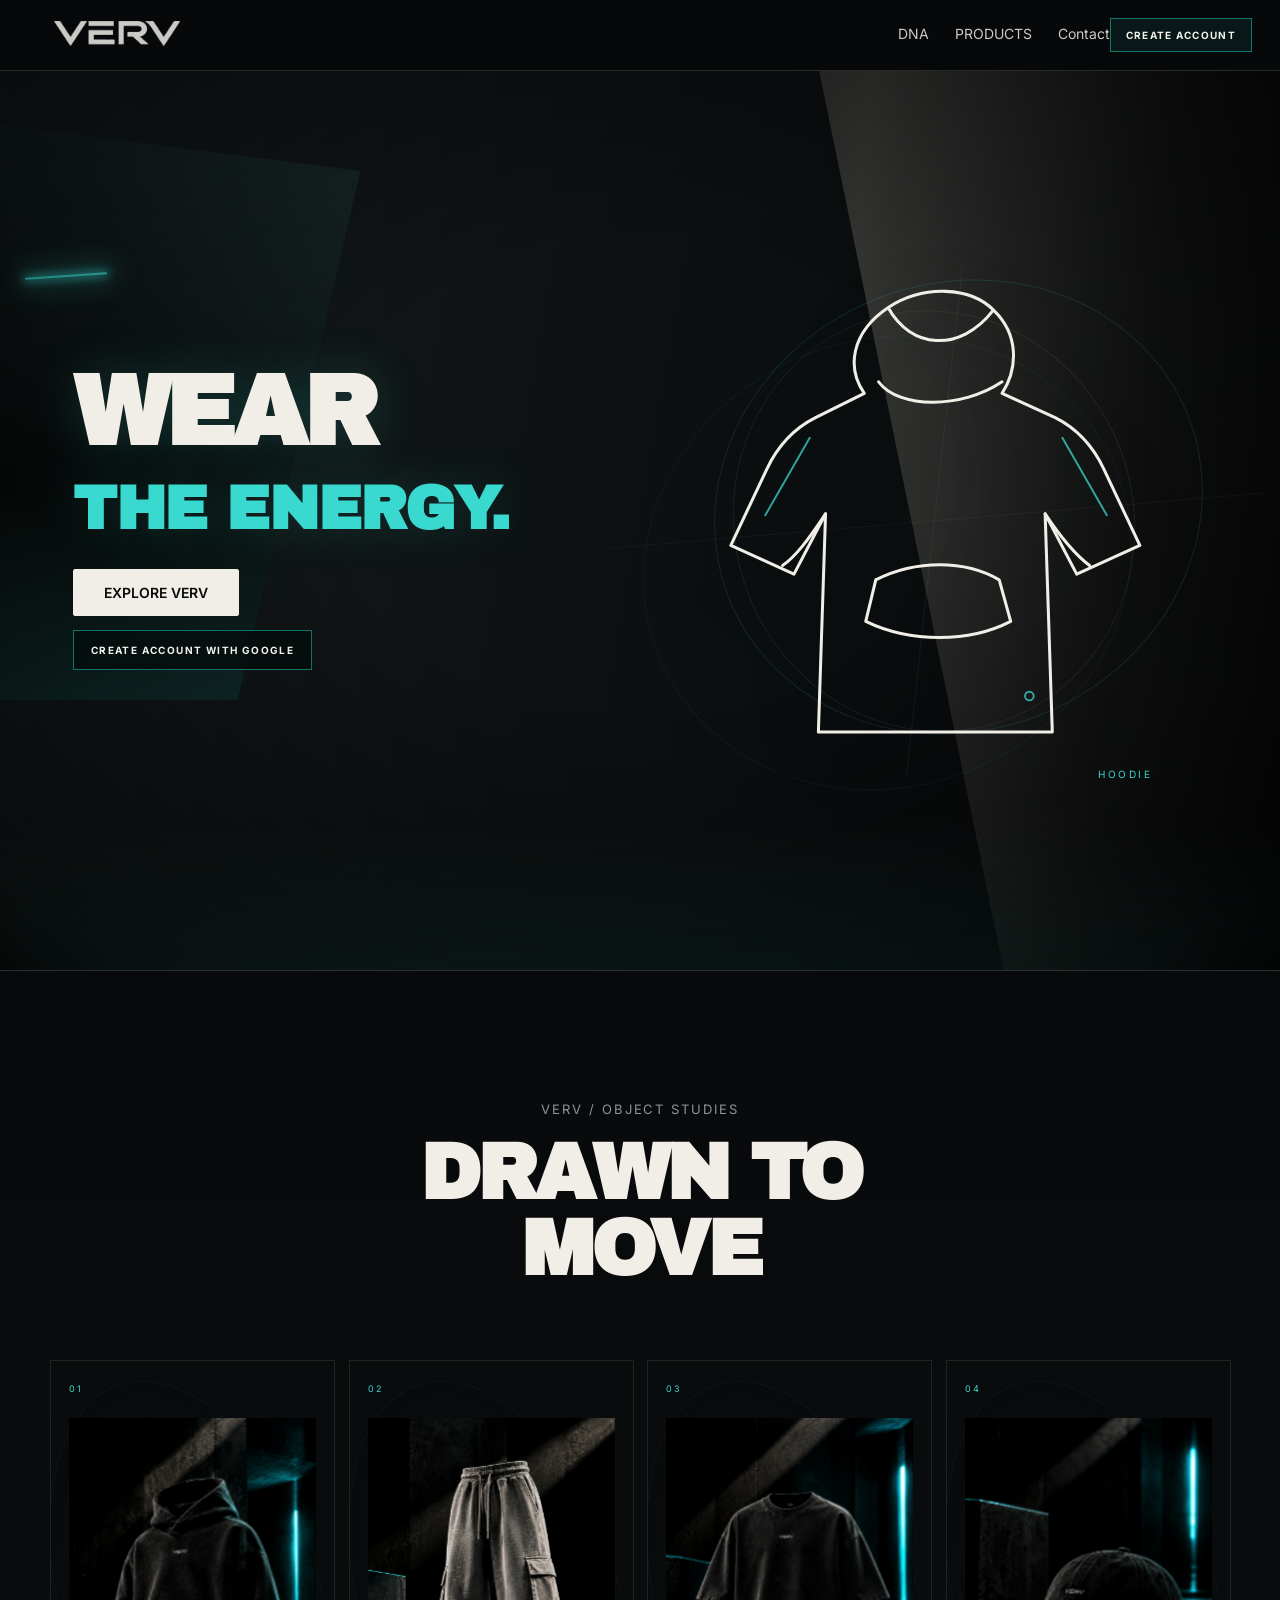
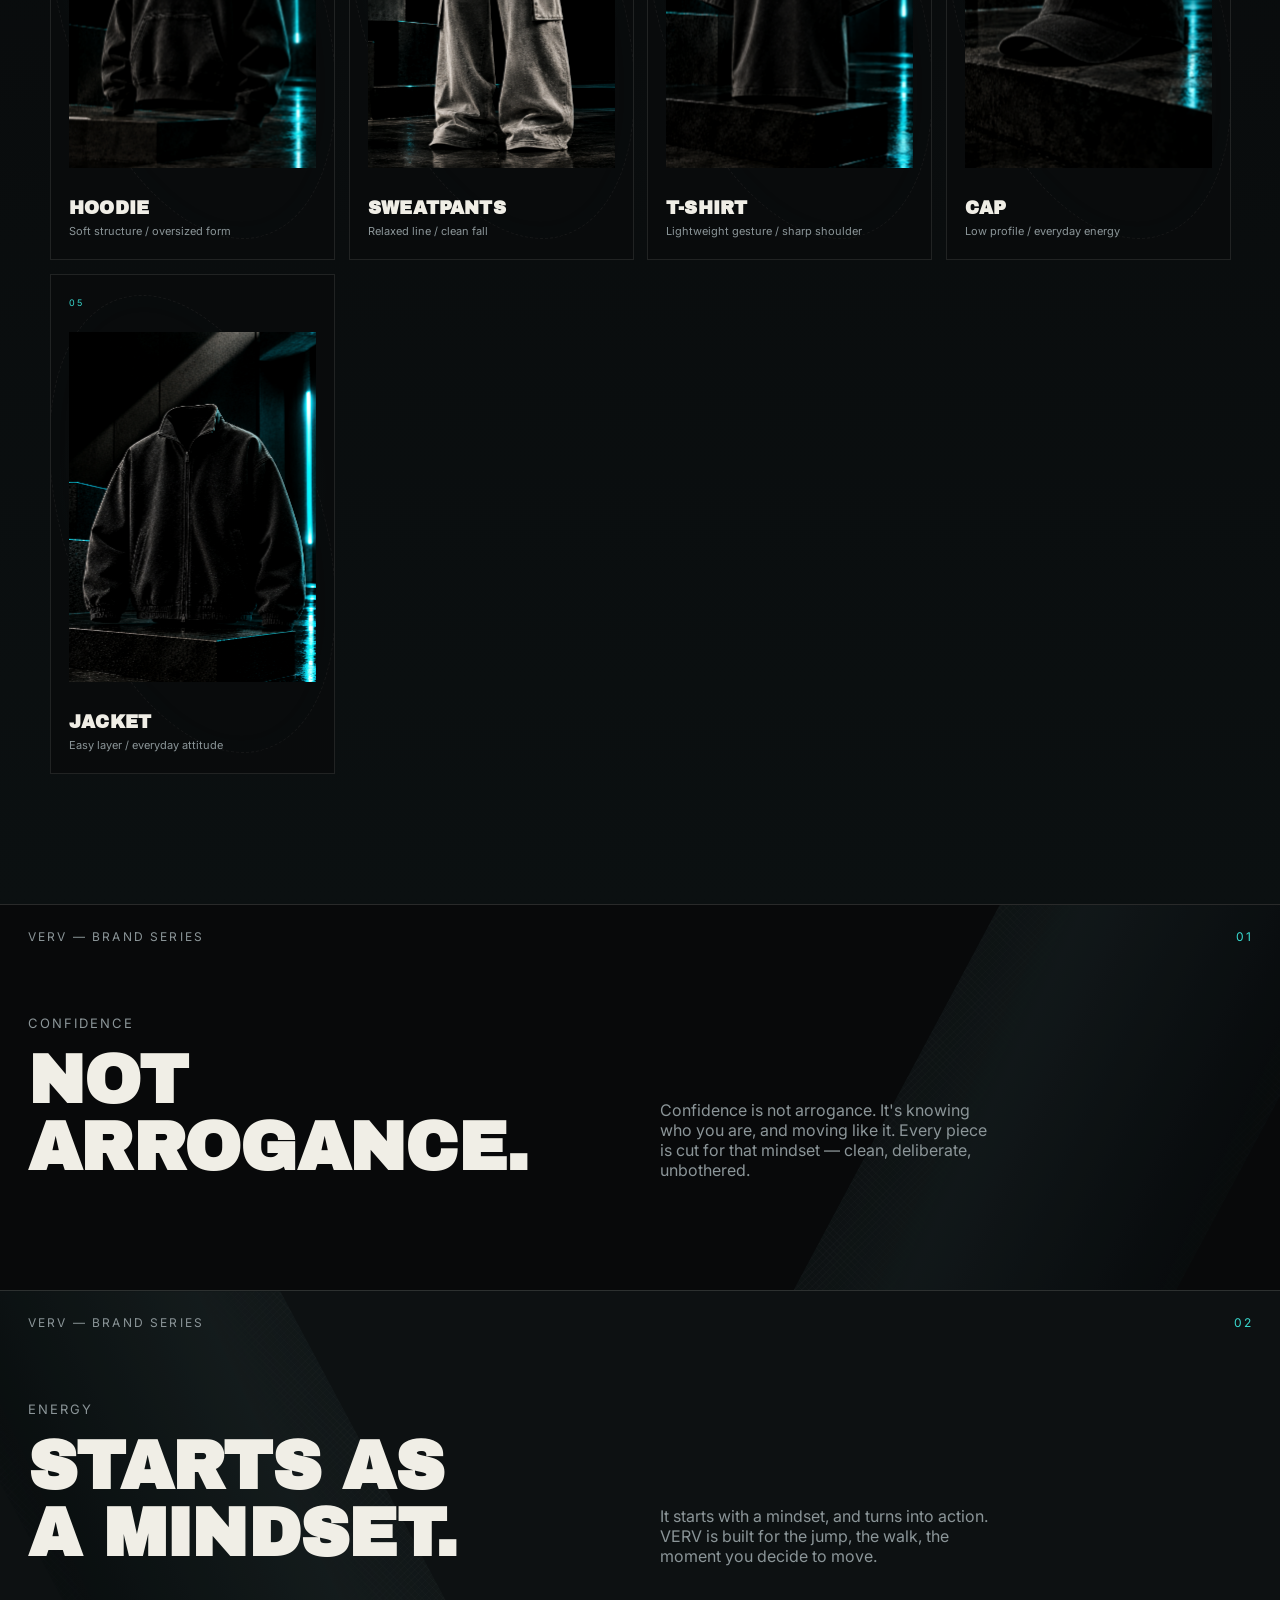
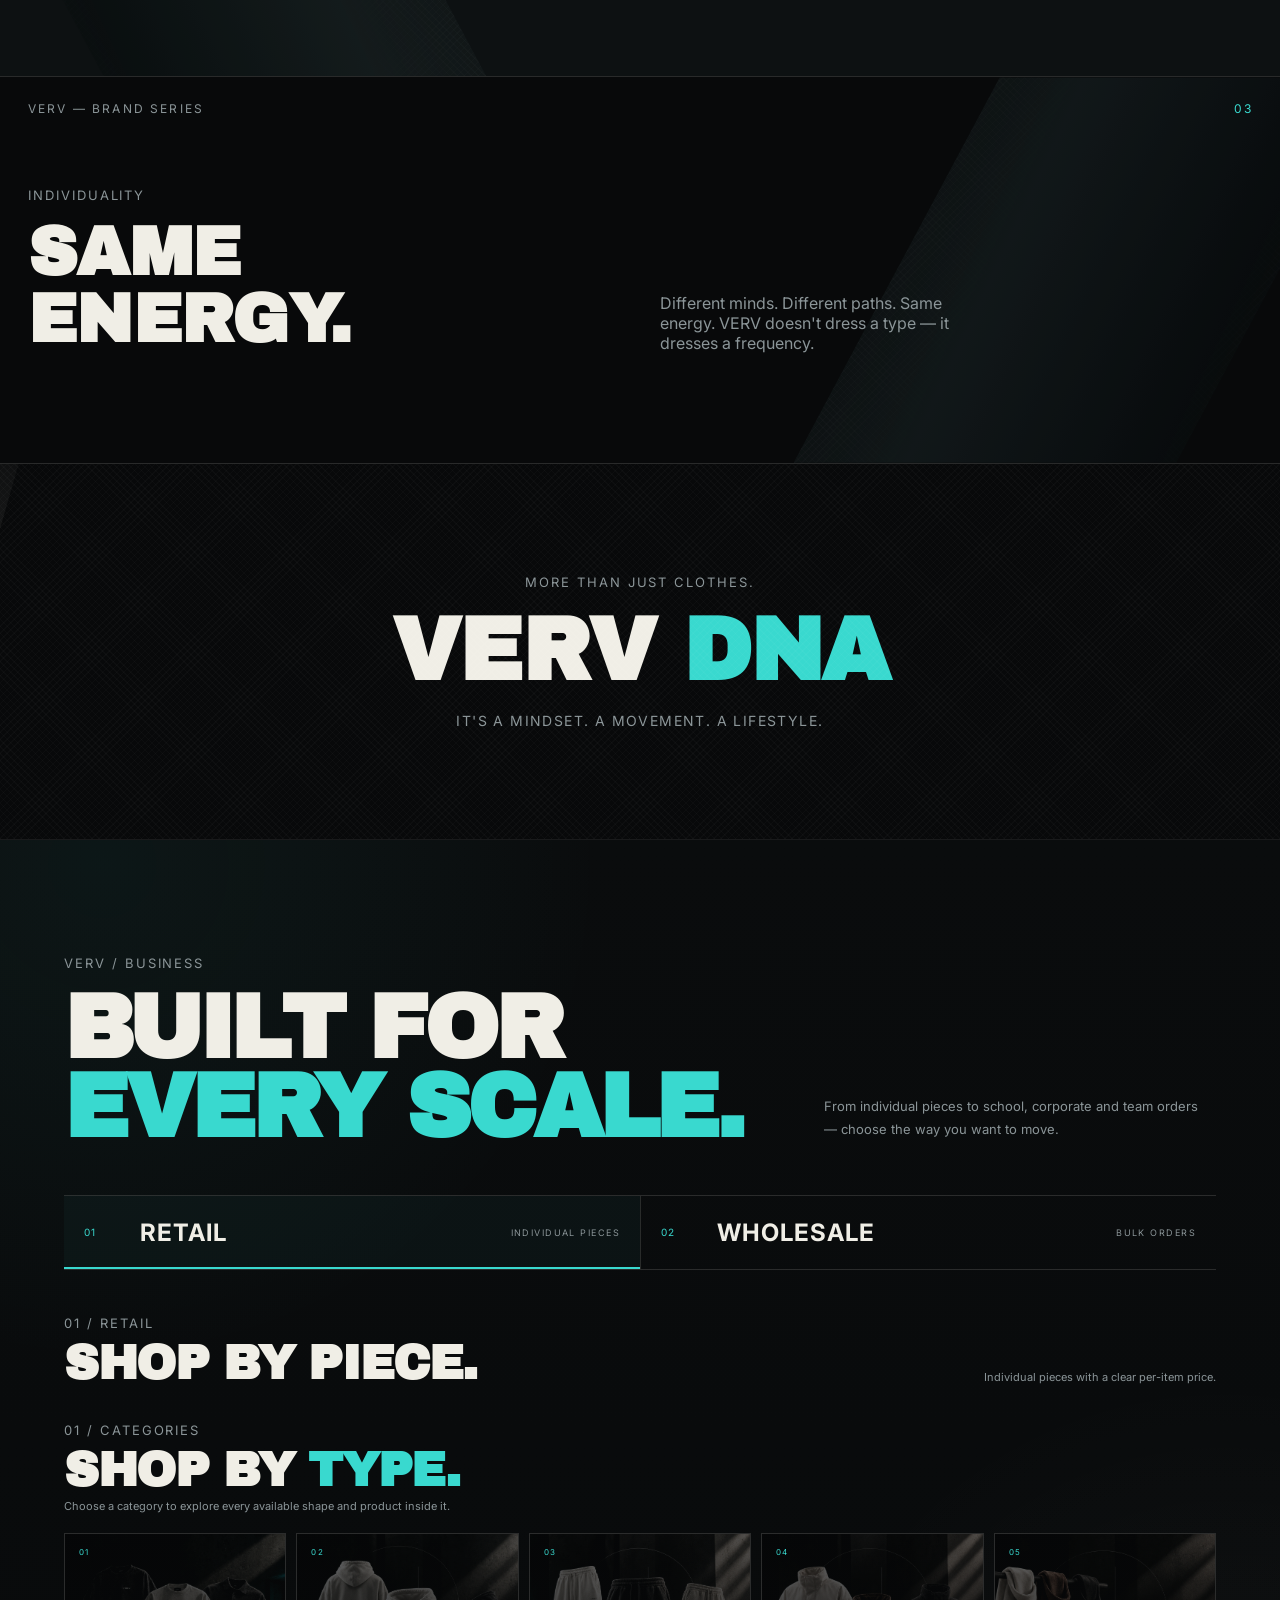
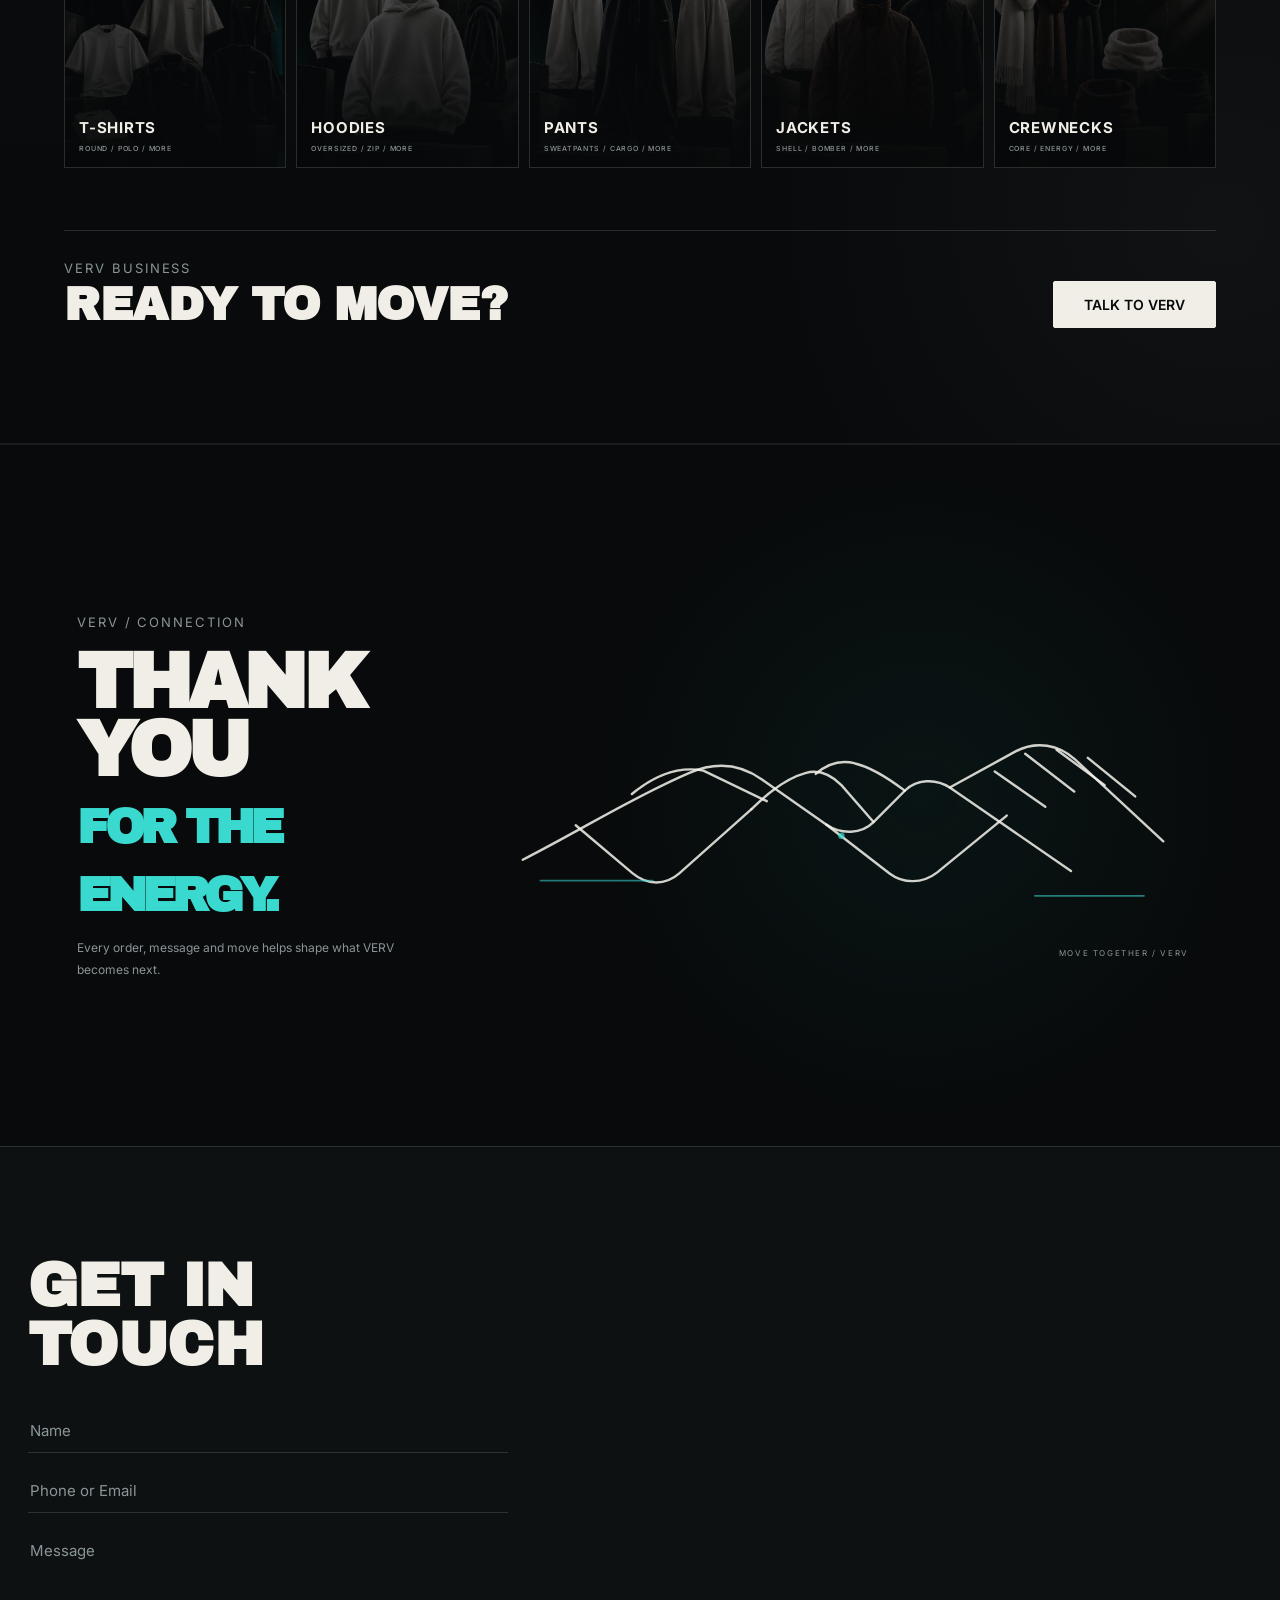
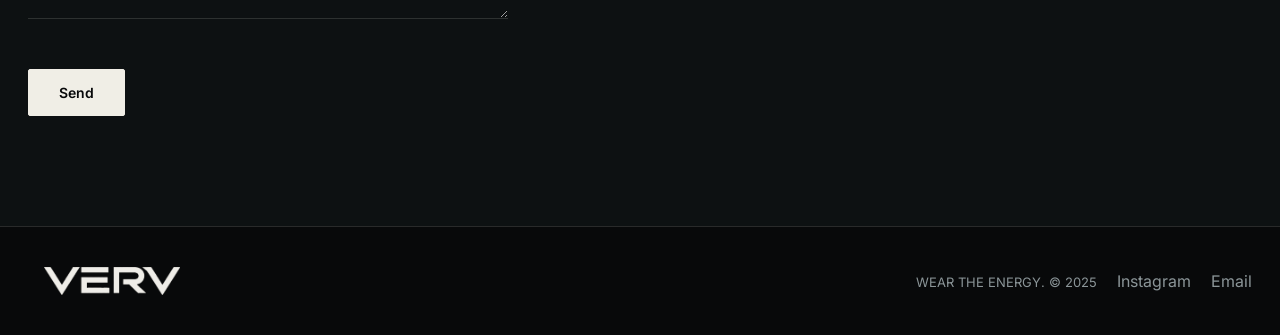
<file: index.html>
<!DOCTYPE html>
<html lang="en">
<head>
<meta charset="UTF-8">
<meta name="viewport" content="width=device-width, initial-scale=1, viewport-fit=cover">
<title>VERV — Wear The Energy</title>
<link rel="preconnect" href="https://fonts.googleapis.com">
<link rel="preconnect" href="https://fonts.gstatic.com" crossorigin>
<link href="https://fonts.googleapis.com/css2?family=Archivo+Black&family=Inter:wght@400;500;600;700&display=swap" rel="stylesheet">
<link rel="stylesheet" href="css/main.css">
<link rel="stylesheet" href="css/responsive.css">
<link rel="stylesheet" href="css/animations.css">
<link rel="stylesheet" href="css/business.css">
</head>
<body>

<nav id="top">
  <a class="brand-logo" href="#top" aria-label="VERV home"><img src="assets/brand/verv-logo.png" alt="VERV"></a>
  <div class="navlinks">
    <div class="links">
      <a href="#dna" data-i18n="DNA">DNA</a>
      <a href="#business" data-i18n="Business">PRODUCTS</a>
      <a href="#contact" data-i18n="Contact">Contact</a>
    </div>
    <button id="navToggle" aria-label="Toggle menu" aria-expanded="false"><span></span><span></span><span></span></button>
  </div>
</nav>

<section class="hero">
  <div class="hero-bg"></div>
  <!-- Drop a real campaign photo at assets/hero/hero.jpg to replace the CSS scene.
       onerror hides it gracefully if the file isn't there yet. -->
  <div class="lightwall"></div>
  <div class="archway"><span class="led"></span></div>
  <div class="floor-reflect"></div>
  <div class="hero-vignette"></div>
  <div class="hero-content sketch-hero-content">
    <h1 class="verv-mark">WEAR<br><em>THE ENERGY.</em></h1>
    <a href="#business" class="btn hero-cta">EXPLORE VERV</a>
  </div>

  <div class="sketch-stage" aria-label="Animated VERV fashion sketches">
    <div class="sketch-grid-line"></div>
    <div class="sketch-orbit sketch-orbit-a"></div>
    <div class="sketch-orbit sketch-orbit-b"></div>

    <div class="sketch-item sketch-item-hoodie is-active" data-sketch="hoodie">
      <svg viewBox="0 0 320 360" role="img" aria-label="VERV hoodie sketch">
        <g class="sketch-lines">
          <path pathLength="1" d="M111 91 C99 74 101 49 128 31 C153 15 185 17 201 33 C219 50 218 74 207 91 L244 108 C258 115 270 127 278 144 L303 197 L259 217 L237 175 L242 327 L79 327 L84 175 L62 217 L18 197 L43 144 C51 127 63 115 77 108 Z"/>
          <path pathLength="1" d="M128 32 C143 59 177 64 201 33"/>
          <path pathLength="1" d="M121 83 C135 102 179 102 207 83"/>
          <path pathLength="1" d="M119 221 C147 207 181 207 205 221 L213 250 C184 265 143 265 112 250 Z"/>
          <path pathLength="1" d="M84 175 C72 193 63 205 54 211"/>
          <path pathLength="1" d="M237 175 C249 193 260 205 268 211"/>
        </g>
        <g class="sketch-accent"><path d="M73 122 L42 176"/><path d="M249 122 L280 176"/><circle cx="226" cy="302" r="3"/></g>
      </svg>
      <span class="sketch-caption">HOODIE</span>
    </div>

    <div class="sketch-item sketch-item-pants" data-sketch="pants">
      <svg viewBox="0 0 320 360" role="img" aria-label="VERV sweatpants sketch">
        <g class="sketch-lines">
          <path pathLength="1" d="M88 38 Q160 24 232 38 L226 94 L215 326 L166 326 L158 193 L151 326 L102 326 L94 94 Z"/>
          <path pathLength="1" d="M91 48 Q160 65 229 48"/>
          <path pathLength="1" d="M102 80 Q160 97 218 80"/>
          <path pathLength="1" d="M94 94 L68 321 L119 321 L151 193"/>
          <path pathLength="1" d="M226 94 L252 321 L201 321 L169 193"/>
          <path pathLength="1" d="M118 69 L109 96"/><path pathLength="1" d="M202 69 L211 96"/>
        </g>
        <g class="sketch-accent"><path d="M72 320 H117"/><path d="M203 320 H248"/><circle cx="160" cy="59" r="3"/></g>
      </svg>
      <span class="sketch-caption">SWEATPANTS</span>
    </div>

    <div class="sketch-item sketch-item-tee" data-sketch="tee">
      <svg viewBox="0 0 320 360" role="img" aria-label="VERV T-shirt sketch">
        <g class="sketch-lines">
          <path pathLength="1" d="M111 65 L62 88 L24 145 L71 178 L93 145 L88 315 L232 315 L227 145 L249 178 L296 145 L258 88 L209 65 C194 83 126 83 111 65 Z"/>
          <path pathLength="1" d="M111 65 C123 98 197 98 209 65"/>
          <path pathLength="1" d="M94 144 L72 175"/><path pathLength="1" d="M226 144 L248 175"/>
          <path pathLength="1" d="M121 202 C145 190 175 190 199 202"/>
        </g>
        <g class="sketch-accent"><path d="M28 146 L62 126"/><path d="M292 146 L258 126"/><circle cx="160" cy="213" r="3"/></g>
      </svg>
      <span class="sketch-caption">T-SHIRT</span>
    </div>

    <div class="sketch-item sketch-item-cap" data-sketch="cap">
      <svg viewBox="0 0 360 320" role="img" aria-label="VERV cap sketch">
        <g class="sketch-lines">
          <path pathLength="1" d="M91 166 C92 111 124 72 174 68 C226 64 263 98 269 153 C253 166 237 176 217 182 C190 164 128 158 91 166 Z"/>
          <path pathLength="1" d="M91 166 C59 171 34 187 18 207 C77 208 132 198 179 177 C145 163 113 158 91 166 Z"/>
          <path pathLength="1" d="M106 151 C139 130 216 128 252 150"/>
          <path pathLength="1" d="M174 68 C176 82 176 94 172 108"/>
          <path pathLength="1" d="M129 80 C119 99 115 123 118 145"/>
          <path pathLength="1" d="M218 82 C231 101 237 124 236 145"/>
        </g>
        <g class="sketch-accent"><path d="M35 204 C83 202 126 193 159 181"/><path d="M272 151 C286 158 297 166 304 174"/><circle cx="174" cy="112" r="3"/></g>
      </svg>
      <span class="sketch-caption">CAP</span>
    </div>

  </div>
</section>



<section class="campaign sketch-campaign">
  <div class="showcase-head reveal">
    <div class="eyebrow">VERV / OBJECT STUDIES</div>
    <h2>DRAWN TO MOVE</h2>
  </div>

  <div class="sketch-products" aria-label="VERV animated garment sketches">
    <article class="sketch-product-card reveal" data-sketch-card="hoodie">
      <span class="sketch-index">01</span>
      <div class="mini-sketch mini-hoodie"><img src="assets/campaign/hodies.png" alt="VERV Hoodie" loading="lazy"></div><div><h3>HOODIE</h3><p>Soft structure / oversized form</p></div>
    </article>

    <article class="sketch-product-card reveal" data-sketch-card="pants">
      <span class="sketch-index">02</span>
      <div class="mini-sketch mini-pants"><img src="assets/campaign/seatpants.png" alt="VERV Sweatpants" loading="lazy"></div><div><h3>SWEATPANTS</h3><p>Relaxed line / clean fall</p></div>
    </article>

    <article class="sketch-product-card reveal" data-sketch-card="tee">
      <span class="sketch-index">03</span>
      <div class="mini-sketch mini-tee"><img src="assets/campaign/tshirt.png" alt="VERV T-Shirt" loading="lazy"></div><div><h3>T-SHIRT</h3><p>Lightweight gesture / sharp shoulder</p></div>
    </article>

    <article class="sketch-product-card reveal" data-sketch-card="cap">
      <span class="sketch-index">04</span>
      <div class="mini-sketch mini-cap"><img src="assets/campaign/cap.png" alt="VERV Cap" loading="lazy"></div><div><h3>CAP</h3><p>Low profile / everyday energy</p></div>
    </article>

      <article class="sketch-product-card reveal" data-sketch-card="cap">
      <span class="sketch-index">05</span>
      <div class="mini-sketch mini-cap"><img src="assets/campaign/jacket.png" alt="VERV Cap" loading="lazy"></div><div><h3>JACKET</h3><p>Easy layer / everyday attitude</p></div>
    </article>

  </div>
</section>




<section class="statement">
  <span class="series-tag">VERV — BRAND SERIES</span><span class="series-num">01</span>
  <div class="reveal">
    <div class="num">CONFIDENCE</div>
    <h2>NOT<br>ARROGANCE.</h2>
  </div>
  <div class="reveal">
    <p>Confidence is not arrogance. It's knowing who you are, and moving like it. Every piece is cut for that mindset — clean, deliberate, unbothered.</p>
  </div>
</section>

<section class="statement alt">
  <span class="series-tag">VERV — BRAND SERIES</span><span class="series-num">02</span>
  <div class="reveal">
    <div class="num">ENERGY</div>
    <h2>STARTS AS<br>A MINDSET.</h2>
  </div>
  <div class="reveal">
    <p>It starts with a mindset, and turns into action. VERV is built for the jump, the walk, the moment you decide to move.</p>
  </div>
</section>

<section class="statement">
  <span class="series-tag">VERV — BRAND SERIES</span><span class="series-num">03</span>
  <div class="reveal">
    <div class="num">INDIVIDUALITY</div>
    <h2>SAME<br>ENERGY.</h2>
  </div>
  <div class="reveal">
    <p>Different minds. Different paths. Same energy. VERV doesn't dress a type — it dresses a frequency.</p>
  </div>
</section>

<section class="dna" id="dna">
  <div class="eyebrow reveal">MORE THAN JUST CLOTHES.</div>
  <h2 class="reveal">VERV <span>DNA</span></h2>
  <p class="reveal">IT'S A MINDSET. A MOVEMENT. A LIFESTYLE.</p>
</section>




<!-- =========================================================
     VERV BUSINESS — RETAIL & WHOLESALE
========================================================= -->
<section class="business" id="business">
  <div class="business-head reveal">
    <div>
      <div class="eyebrow">VERV / BUSINESS</div>
      <h2>BUILT FOR<br><span>EVERY SCALE.</span></h2>
    </div>
    <p>From individual pieces to school, corporate and team orders — choose the way you want to move.</p>
  </div>



  <div class="business-switcher" role="tablist" aria-label="Shopping type">
    <button class="business-tab active" type="button" role="tab" aria-selected="true" aria-controls="retailPanel" data-business-tab="retail">
      <span class="business-tab-num">01</span>
      <span class="business-tab-main" data-i18n="RETAIL">RETAIL</span>
      <span class="business-tab-sub" data-i18n="INDIVIDUAL">INDIVIDUAL PIECES</span>
    </button>
    <button class="business-tab" type="button" role="tab" aria-selected="false" aria-controls="wholesalePanel" data-business-tab="wholesale">
      <span class="business-tab-num">02</span>
      <span class="business-tab-main" data-i18n="WHOLESALE">WHOLESALE</span>
      <span class="business-tab-sub" data-i18n="BULK">BULK ORDERS</span>
    </button>
  </div>

  <div class="business-panel active" id="retailPanel" role="tabpanel" data-business-panel="retail">
    <div class="business-panel-head">
      <div>
        <span class="eyebrow">01 / RETAIL</span>
        <h3>SHOP BY PIECE.</h3>
      </div>
      <p>Individual pieces with a clear per-item price.</p>
    </div>

    <!--بداية المنتج-->

    <div class="category-campaign-head">
      <span class="eyebrow">01 / CATEGORIES</span>
      <h3>SHOP BY <span>TYPE.</span></h3>
      <p>Choose a category to explore every available shape and product inside it.</p>
    </div>

    <!--START-->
    <div class="category-campaign-grid">
      <a class="category-campaign" href="category.html?category=tshirts&mode=retail"><img src="assets/products/t-shirt/t-shrit.png" alt="T-Shirts"><span>01</span><strong>T-SHIRTS</strong><small>ROUND / POLO / MORE</small></a>
      <a class="category-campaign" href="category.html?category=hoodies&mode=retail"><img src="assets/products/hoodie/Hoodie png.png" alt="Hoodies"><span>02</span><strong>HOODIES</strong><small>OVERSIZED / ZIP / MORE</small></a>
      <a class="category-campaign" href="category.html?category=pants&mode=retail"><img src="assets/products/sweatpants/Sweatpants .png" alt="Pants"><span>03</span><strong>PANTS</strong><small>SWEATPANTS / CARGO / MORE</small></a>
      <a class="category-campaign" href="category.html?category=jackets&mode=retail"><img src="assets/products/jackets/Jackets.png" alt="Jackets"><span>04</span><strong>JACKETS</strong><small>SHELL / BOMBER / MORE</small></a>
      <a class="category-campaign" href="category.html?category=crewnecks&mode=retail"><img src="assets/products/crewneck/Neutrals .png" alt="Crewnecks"><span>05</span><strong>CREWNECKS</strong><small>CORE / ENERGY / MORE</small></a>
    </div>



    
  </div>

  <div class="business-panel" id="wholesalePanel" role="tabpanel" data-business-panel="wholesale" hidden>
    <div class="business-panel-head">
      <div>
        <span class="eyebrow">02 / WHOLESALE</span>
        <h3>BUILT IN BULK.</h3>
      </div>
      <p>School uniforms, corporate uniforms, teams and custom apparel — priced by quantity.</p>
    </div>

    <div class="category-campaign-head wholesale-category-head">
      <span class="eyebrow">02 / CATEGORIES</span>
      <h3>WHOLESALE BY <span>TYPE.</span></h3>
      <p>Open a category, choose the exact product shape, then build your bulk order.</p>
    </div>
    <div class="category-campaign-grid">
      <a class="category-campaign" href="category.html?category=tshirts&mode=wholesale"><img src="assets/products/t-shirt/t-shrit.png" alt="T-Shirts"><span>01</span><strong>T-SHIRTS</strong><small>ROUND / POLO / MORE</small></a>
      <a class="category-campaign" href="category.html?category=hoodies&mode=wholesale"><img src="assets/products/hoodie/Hoodie png.png" alt="Hoodies"><span>02</span><strong>HOODIES</strong><small>OVERSIZED / ZIP / MORE</small></a>
      <a class="category-campaign" href="category.html?category=pants&mode=wholesale"><img src="assets/products/sweatpants/Sweatpants .png" alt="Pants"><span>03</span><strong>PANTS</strong><small>SWEATPANTS / CARGO / MORE</small></a>
      <a class="category-campaign" href="category.html?category=jackets&mode=wholesale"><img src="assets/products/jackets/Jackets.png" alt="Jackets"><span>04</span><strong>JACKETS</strong><small>SHELL / BOMBER / MORE</small></a>
      <a class="category-campaign" href="category.html?category=crewnecks&mode=wholesale"><img src="assets/products/crewneck/Neutrals .png" alt="Crewnecks"><span>05</span><strong>CREWNECKS</strong><small>CORE / ENERGY / MORE</small></a>
    </div>

    <div class="wholesale-products">
      <article class="wholesale-product">
        <div class="business-product-image wholesale-image"><img src="assets/products/t-shirt/school uniform.png" alt="VERV School Uniform" loading="lazy"></div>
        <div class="wholesale-content">
          <div><span class="product-category">BULK / 01</span><h4>SCHOOL UNIFORM</h4><p>Custom school uniforms produced in bulk.</p></div>
          <div class="price-tiers">
            <div class="price-tier"><span>30 — 50 PCS</span><strong>300 <small>EGP / PC</small></strong></div>
            <div class="price-tier"><span>50 — 70 PCS</span><strong>270 <small>EGP / PC</small></strong></div>
            <div class="price-tier"><span>70 — 100 PCS</span><strong>250 <small>EGP / PC</small></strong></div>
            <div class="price-tier"><span>100+ PCS</span><strong>230 <small>EGP / PC</small></strong></div>
          </div>
          <div class="wholesale-order-box" data-wholesale-order>
            <div class="wholesale-order-options">
              <label><span>COLOR</span><select data-wholesale-color><option>Black</option><option>White</option><option>Beige</option><option>Custom</option></select></label>
              <label><span>SIZE</span><select data-wholesale-size><option>S</option><option>M</option><option>L</option><option>XL</option><option>Mixed Sizes</option></select></label>
              <label><span>QUANTITY</span><input data-wholesale-qty type="number" min="30" step="1" value="30" inputmode="numeric"></label>
            </div>
            <div class="special-request-box" data-special-requests>
              <div class="special-request-head"><span data-i18n="SPECIAL">SPECIAL REQUESTS</span><small data-i18n="OPTIONAL">OPTIONAL ADD-ONS</small></div>
              <label class="special-check"><input type="checkbox" data-special="name"><span data-i18n="ADDNAME">ADD NAME</span><strong><b>+100</b><small>EGP / PC</small></strong></label>
              <div class="special-extra" data-extra="name"><input type="text" data-special-input="name" maxlength="30" placeholder="Name to print"></div>
              <label class="special-check"><input type="checkbox" data-special="text"><span data-i18n="CUSTOMTEXT">CUSTOM TEXT</span><strong><b>+75</b><small>EGP / PC</small></strong></label>
              <div class="special-extra" data-extra="text"><input type="text" data-special-input="text" maxlength="60" placeholder="Text to print"></div>
              <label class="special-check"><input type="checkbox" data-special="logo"><span data-i18n="CUSTOMLOGO">CUSTOM LOGO</span><strong><b>+200</b><small>EGP / PC</small></strong></label>
              <div class="special-extra" data-extra="logo"><input type="text" data-special-input="logo" maxlength="60" placeholder="Logo / brand name"></div>
            </div>
            <button type="button" class="business-quote-btn wholesale-order-btn" data-wholesale-product="SCHOOL UNIFORM" data-min-qty="30">ORDER VIA WHATSAPP</button>
          </div>
        </div>
      </article>

      <article class="wholesale-product">
        <div class="business-product-image wholesale-image"><img src="assets/products/t-shirt/Medical School Graduation T-shirt .png" alt="VERV Corporate Uniform" loading="lazy"></div>
        <div class="wholesale-content">
          <div><span class="product-category">BULK / 02</span><h4>Medical School Graduation T-shirt</h4><p>University and college branded apparel.</p></div>
          <div class="price-tiers">
            <div class="price-tier"><span>30 — 50 PCS</span><strong>350 <small>EGP / PC</small></strong></div>
            <div class="price-tier"><span>50 — 70 PCS</span><strong>320 <small>EGP / PC</small></strong></div>
            <div class="price-tier"><span>70 — 100 PCS</span><strong>290 <small>EGP / PC</small></strong></div>
            <div class="price-tier"><span>100+ PCS</span><strong>260 <small>EGP / PC</small></strong></div>
          </div>
          <div class="wholesale-order-box" data-wholesale-order>
            <div class="wholesale-order-options">
              <label><span>COLOR</span><select data-wholesale-color><option>Black</option><option>White</option><option>Beige</option><option>Custom</option></select></label>
              <label><span>SIZE</span><select data-wholesale-size><option>S</option><option>M</option><option>L</option><option>XL</option><option>Mixed Sizes</option></select></label>
              <label><span>QUANTITY</span><input data-wholesale-qty type="number" min="30" step="1" value="30" inputmode="numeric"></label>
            </div>
            <div class="special-request-box" data-special-requests>
              <div class="special-request-head"><span data-i18n="SPECIAL">SPECIAL REQUESTS</span><small data-i18n="OPTIONAL">OPTIONAL ADD-ONS</small></div>
              <label class="special-check"><input type="checkbox" data-special="name"><span data-i18n="ADDNAME">ADD NAME</span><strong><b>+100</b><small>EGP / PC</small></strong></label>
              <div class="special-extra" data-extra="name"><input type="text" data-special-input="name" maxlength="30" placeholder="Name to print"></div>
              <label class="special-check"><input type="checkbox" data-special="text"><span data-i18n="CUSTOMTEXT">CUSTOM TEXT</span><strong><b>+75</b><small>EGP / PC</small></strong></label>
              <div class="special-extra" data-extra="text"><input type="text" data-special-input="text" maxlength="60" placeholder="Text to print"></div>
              <label class="special-check"><input type="checkbox" data-special="logo"><span data-i18n="CUSTOMLOGO">CUSTOM LOGO</span><strong><b>+200</b><small>EGP / PC</small></strong></label>
              <div class="special-extra" data-extra="logo"><input type="text" data-special-input="logo" maxlength="60" placeholder="Logo / brand name"></div>
            </div>
            <button type="button" class="business-quote-btn wholesale-order-btn" data-wholesale-product="CORPORATE UNIFORM" data-min-qty="30">ORDER VIA WHATSAPP</button>
          </div>
        </div>
      </article>

      <article class="wholesale-product">
        <div class="business-product-image wholesale-image"><img src="assets/products/t-shirt/Joy Team Polo .png" alt="VERV Team and Custom Apparel" loading="lazy"></div>
        <div class="wholesale-content">
          <div><span class="product-category">BULK / 03</span><h4>Volunteer team / POLO SHIRT</h4><p>Custom apparel for teams, events and organizations.</p></div>
          <div class="price-tiers">
            <div class="price-tier"><span>30 — 50 PCS</span><strong>320 <small>EGP / PC</small></strong></div>
            <div class="price-tier"><span>50 — 70 PCS</span><strong>290 <small>EGP / PC</small></strong></div>
            <div class="price-tier"><span>70 — 100 PCS</span><strong>260 <small>EGP / PC</small></strong></div>
            <div class="price-tier"><span>100+ PCS</span><strong>240 <small>EGP / PC</small></strong></div>
          </div>
          <div class="wholesale-order-box" data-wholesale-order>
            <div class="wholesale-order-options">
              <label><span>COLOR</span><select data-wholesale-color><option>Black</option><option>White</option><option>Beige</option><option>Turquoise</option><option>Custom</option></select></label>
              <label><span>SIZE</span><select data-wholesale-size><option>S</option><option>M</option><option>L</option><option>XL</option><option>Mixed Sizes</option></select></label>
              <label><span>QUANTITY</span><input data-wholesale-qty type="number" min="30" step="1" value="30" inputmode="numeric"></label>
            </div>
            <div class="special-request-box" data-special-requests>
              <div class="special-request-head"><span data-i18n="SPECIAL">SPECIAL REQUESTS</span><small data-i18n="OPTIONAL">OPTIONAL ADD-ONS</small></div>
              <label class="special-check"><input type="checkbox" data-special="name"><span data-i18n="ADDNAME">ADD NAME</span><strong><b>+100</b><small>EGP / PC</small></strong></label>
              <div class="special-extra" data-extra="name"><input type="text" data-special-input="name" maxlength="30" placeholder="Name to print"></div>
              <label class="special-check"><input type="checkbox" data-special="text"><span data-i18n="CUSTOMTEXT">CUSTOM TEXT</span><strong><b>+75</b><small>EGP / PC</small></strong></label>
              <div class="special-extra" data-extra="text"><input type="text" data-special-input="text" maxlength="60" placeholder="Text to print"></div>
              <label class="special-check"><input type="checkbox" data-special="logo"><span data-i18n="CUSTOMLOGO">CUSTOM LOGO</span><strong><b>+200</b><small>EGP / PC</small></strong></label>
              <div class="special-extra" data-extra="logo"><input type="text" data-special-input="logo" maxlength="60" placeholder="Logo / brand name"></div>
            </div>
            <button type="button" class="business-quote-btn wholesale-order-btn" data-wholesale-product="TEAM / CUSTOM APPAREL" data-min-qty="30">ORDER VIA WHATSAPP</button>
          </div>
        </div>
      </article>
    </div>

    <div class="wholesale-note">
      <span>+</span> 
      <div><strong>CUSTOM ORDERS</strong><p>Need a specific design, color, branding or quantity? Talk to VERV and build the order around your needs.</p></div>
    </div>
  </div>

  <div class="business-footer">
    <div><span class="eyebrow">VERV BUSINESS</span><h3>READY TO MOVE?</h3></div>
    <a href="#contact" class="btn business-main-cta">TALK TO VERV</a>
  </div>
</section>



<section class="handshake-section" aria-label="VERV thank you handshake">
  <div class="handshake-copy reveal">
    <span class="eyebrow">VERV / CONNECTION</span>
    <h2>THANK YOU<br><em>FOR THE ENERGY.</em></h2>
    <p>Every order, message and move helps shape what VERV becomes next.</p>
  </div>
  <div class="handshake-art reveal" aria-hidden="true">
    <svg viewBox="0 0 900 420" role="presentation">
      <g class="handshake-lines">
        <path pathLength="1" d="M52 290 C130 250 191 211 259 182 C291 168 322 170 350 190 L430 246 C449 259 474 258 489 243 L528 204 C542 190 566 188 584 200 L735 304"/>
        <path pathLength="1" d="M118 247 L189 307 C207 322 230 322 247 307 L337 227"/>
        <path pathLength="1" d="M188 208 C216 185 247 173 277 179 L356 217"/>
        <path pathLength="1" d="M430 246 L509 307 C526 320 550 320 568 306 L655 235"/>
        <path pathLength="1" d="M584 200 L666 155 C692 141 720 147 740 165 L850 267"/>
        <path pathLength="1" d="M640 180 L703 224"/>
        <path pathLength="1" d="M678 158 L739 205"/>
        <path pathLength="1" d="M717 153 L777 197"/>
        <path pathLength="1" d="M756 163 L815 211"/>
        <path pathLength="1" d="M337 227 C360 204 382 188 404 182 C421 177 436 184 449 197 L489 243"/>
        <path pathLength="1" d="M528 204 C507 188 487 175 466 170 C447 165 431 171 417 183"/>
      </g>
      <g class="handshake-accent"><path d="M74 316 H214"/><path d="M690 335 H826"/><circle cx="449" cy="260" r="4"/></g>
    </svg>
    <span class="handshake-label">MOVE TOGETHER / VERV</span>
  </div>
</section>

<section class="contact" id="contact">
  <h2 class="reveal">GET IN<br>TOUCH</h2>
  <form id="contactForm">
    <input type="text" placeholder="Name" required id="cname">
    <input type="text" placeholder="Phone or Email" required id="ccontact">
    <textarea placeholder="Message" id="cmsg"></textarea>
    <button type="submit" class="btn">Send</button>
  </form>

  
</section>

<footer>
  <a class="footer-logo" href="#top" aria-label="VERV home"><img src="assets/brand/verv-logo.png" alt="VERV"></a>
  <div>
    <span>WEAR THE ENERGY. © 2025</span>
    <a href="#" id="footerInstagram" target="_blank" rel="noopener">Instagram</a>
    <a href="#" id="footerEmail">Email</a>
  </div>
</footer>

<script src="config.js"></script><script src="js/orders.js"></script><script src="js/checkout.js"></script>
<script src="data/products.js"></script>
<script src="js/cart.js"></script>
<script src="js/products.js"></script>
<script src="js/catalog.js"></script>
<script src="js/category-campaigns.js"></script>
<script src="js/business-catalog.js"></script>
<script src="js/animations.js"></script>
<script src="js/main.js"></script>
<script src="js/contact.js"></script>
<script src="js/business.js"></script>
<script>
  document.getElementById('footerInstagram').href = VERV_CONFIG.INSTAGRAM_URL;
  document.getElementById('footerEmail').href = 'mailto:vervofficial1@gmail.com';
</script>
</body>
</html>
</file>
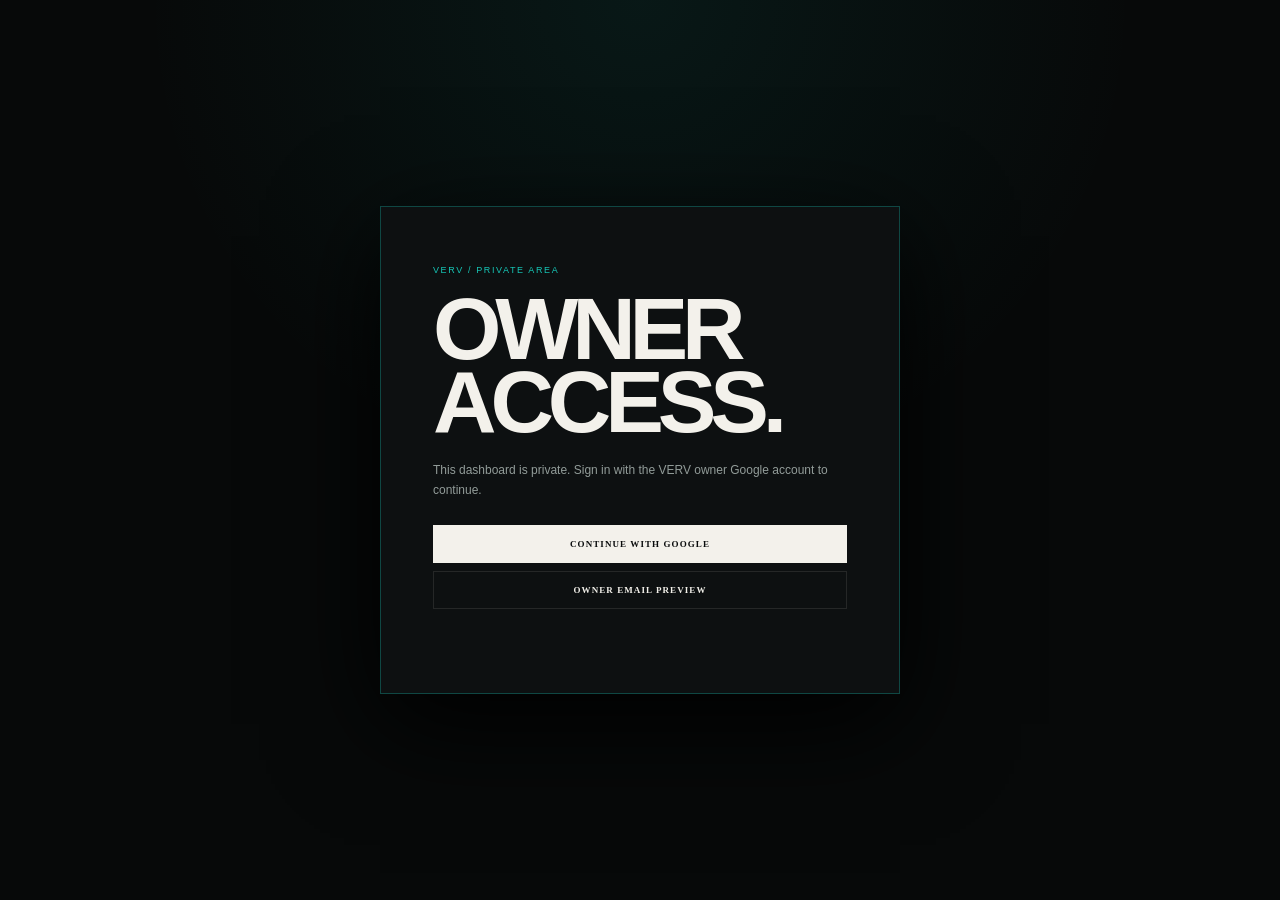
<file: admin.html>
<!doctype html>
<html lang="en"><head><meta charset="utf-8"><meta name="viewport" content="width=device-width,initial-scale=1"><title>VERV — Admin</title><link rel="stylesheet" href="css/admin.css"></head>
<body>
<div class="admin-shell">
<header class="admin-top"><a href="index.html" class="admin-brand"><img src="assets/brand/verv-logo.png" alt="VERV"></a><div class="admin-top-actions"><span>VERV / ADMIN · <b id="adminIdentity">OWNER</b></span><a href="index.html" target="_blank" rel="noopener">VIEW SITE ↗</a><button id="adminLogout" type="button">LOG OUT</button></div></header>
<div class="admin-layout">
<aside class="admin-side"><button class="side-btn active" data-tab="dashboard">OVERVIEW</button><button class="side-btn" data-tab="products">PRODUCTS</button><button class="side-btn" data-tab="orders">ORDERS <span class="nav-count" id="navOrderCount">0</span></button><button class="side-btn" data-tab="customers">CUSTOMERS <span class="nav-count" id="navCustomerCount">0</span></button><button class="side-btn" data-tab="categories">CATEGORIES</button><button class="side-btn" data-tab="settings">SETTINGS</button><button class="side-btn danger" id="resetCatalog">RESET LOCAL CATALOG</button></aside>
<main class="admin-main">
<section class="admin-panel active" id="tab-dashboard"><div class="panel-title"><div><small>VERV / CONTROL</small><h1>CATALOG<br><em>CONTROL.</em></h1></div><div class="admin-head-actions"><button class="secondary" id="exportCatalog" type="button">BACKUP CATALOG ↓</button><button class="secondary" id="importCatalogBtn" type="button">RESTORE CATALOG ↑</button><input id="importCatalog" type="file" accept="application/json" hidden><button class="primary" data-open-product>+ ADD PRODUCT</button></div></div><div class="stat-grid"><div class="stat"><small>PRODUCTS</small><strong id="statProducts">0</strong></div><div class="stat"><small>CATEGORIES</small><strong id="statCategories">0</strong></div><div class="stat"><small>LOCAL CHANGES</small><strong id="statChanges">0</strong></div></div><div class="admin-note"><b>FINAL FRONTEND CONTROL</b><p>This dashboard controls the catalog, categories, orders and customer profiles stored in this browser. Use BACKUP CATALOG regularly so your work is never lost.</p></div></section>
<section class="admin-panel" id="tab-orders"><div class="section-head"><div><small>VERV / ORDER FLOW</small><h2>ORDERS</h2></div><button class="secondary" id="clearOrders">CLEAR ALL ORDERS</button></div><div class="order-stats" id="orderStats"></div><div class="order-toolbar"><input id="orderSearch" placeholder="Search order, product, customer..."><select id="orderFilter"><option value="ALL">ALL STATUS</option><option value="NEW">NEW</option><option value="CONFIRMED">CONFIRMED</option><option value="PREPARING">PREPARING</option><option value="COMPLETED">COMPLETED</option><option value="CANCELLED">CANCELLED</option></select></div><div id="ordersList" class="orders-list"></div></section>
<section class="admin-panel" id="tab-customers"><div class="section-head"><div><small>VERV / COMMUNITY</small><h2>CUSTOMERS</h2></div><button class="secondary" id="refreshCustomers">REFRESH</button></div><div class="admin-note"><b>CUSTOMER PROFILES</b><p>Profiles currently saved in this browser only. Google sign-in and cross-device customer syncing require the cloud authentication setup.</p></div><div id="customersList" class="list-grid"></div></section>
<section class="admin-panel" id="tab-products"><div class="section-head"><div><small>CATALOG / PRODUCTS</small><h2>PRODUCTS</h2></div><button class="primary" data-open-product>+ ADD PRODUCT</button></div><div class="catalog-toolbar"><input id="productSearch" placeholder="Search product, SKU, category..." autocomplete="off"><select id="productFilter"><option value="ALL">ALL STATUS</option><option value="available">AVAILABLE</option><option value="draft">DRAFT</option><option value="soldout">SOLD OUT <option value="soldout">COMMING SOON</option></select></div><div id="productsList" class="list-grid"></div></section>
<section class="admin-panel" id="tab-categories"><div class="section-head"><div><small>CATALOG / GROUPS</small><h2>CATEGORIES</h2></div><button class="primary" data-open-category>+ ADD CATEGORY</button></div><div class="builtin-grid"><div><b>BUILT-IN</b><span>T-SHIRTS · HOODIES · PANTS · JACKETS · CREWNECKS</span></div></div><div id="categoriesList" class="list-grid"></div></section>
<section class="admin-panel" id="tab-settings"><div class="section-head"><div><small>VERV / SETTINGS</small><h2>ORDER SETTINGS</h2></div></div><form id="settingsForm" class="form-card"><label>WHATSAPP NUMBER<input id="setWhatsapp" placeholder="2012..." required></label><div class="form-grid three"><label>ADD NAME<input id="setName" type="number" min="0"></label><label>CUSTOM TEXT<input id="setText" type="number" min="0"></label><label>CUSTOM LOGO<input id="setLogo" type="number" min="0"></label></div><button class="primary" type="submit">SAVE SETTINGS</button><p class="save-message" id="settingsMsg"></p></form></section>
</main></div></div>
<div class="modal" id="orderModal"><div class="modal-card small"><button class="modal-close" data-close>×</button><div class="modal-head"><small>VERV / ORDER</small><h2>ORDER DETAILS</h2></div><form id="orderForm" class="form-card"><input type="hidden" id="oId"><label>ORDER ID<input id="oIdDisplay" disabled></label><div class="form-grid two"><label>CUSTOMER NAME<input id="oCustomer"></label><label>PHONE / WHATSAPP<input id="oPhone"></label></div><label>CUSTOMER EMAIL<input id="oEmail" type="email"></label><label>DELIVERY ADDRESS<input id="oAddress"></label><div class="form-grid two"><label>GOVERNORATE<input id="oGovernorate"></label><label>DELIVERY NOTE<input id="oDeliveryNote"></label></div><label>STATUS<select id="oStatus"><option>NEW</option><option>CONFIRMED</option><option>PREPARING</option><option>COMPLETED</option><option>CANCELLED</option></select></label><label>NOTES<textarea id="oNotes" rows="4" placeholder="Internal notes..."></textarea></label><div id="oItems" class="order-items-detail"></div><div class="form-actions"><button type="button" class="secondary" data-close>CANCEL</button><button class="primary" type="submit">SAVE ORDER</button></div><p class="save-message" id="orderMsg"></p></form></div></div>
<div class="modal" id="productModal"><div class="modal-card"><button class="modal-close" data-close>×</button><div class="modal-head"><small>VERV / PRODUCT</small><h2 id="productModalTitle">ADD PRODUCT</h2></div><form id="productForm" class="form-card"><input type="hidden" id="pId">
<div class="admin-form-section"><small>01 / CORE PRODUCT</small><h3>What are you adding?</h3><div class="form-grid two"><label>PRODUCT NAME *<input id="pName" required placeholder="e.g. VERV Ease Sweatpants"></label><label>SLUG<input id="pSlug" placeholder="auto-generated"></label></div><div class="form-grid three"><label>CATEGORY *<select id="pCategory" required></select></label><label>SKU / PRODUCT CODE<input id="pSku" placeholder="VERV-HD-001"></label><label>COLLECTION / DROP<input id="pCollection" placeholder="WINTER 01"></label></div><div class="form-grid two"><label>SHORT DESCRIPTION<input id="pShort" placeholder="One clean sentence for product cards"></label><label>PRODUCT BADGE<input id="pBadge" placeholder="NEW / LIMITED / BESTSELLER"></label></div></div>
<div class="admin-form-section"><small>02 / PRICE & INVENTORY</small><h3>Money, stock & availability</h3><div class="form-grid four"><label>PRICE (EGP) *<input id="pPrice" type="number" min="0" required></label><label>COMPARE AT<input id="pComparePrice" type="number" min="0" placeholder="Optional"></label><label>STOCK QTY<input id="pStock" type="number" min="0" placeholder="Unlimited"></label><label>STATUS<select id="pStatus"><option value="available">AVAILABLE</option><option value="draft">DRAFT</option><option value="soldout">SOLD OUT</option></select></label></div></div>
<div class="admin-form-section"><small>03 / WHO IS IT FOR?</small><h3>Audience & positioning</h3><div class="form-grid three"><label>DESIGNED FOR<select id="pAudience"><option value="Unisex">Unisex</option><option value="Men">Men</option><option value="Women">Women</option><option value="Kids">Kids</option></select></label><label>AGE GROUP<input id="pAgeGroup" placeholder="e.g. 18–30"></label><label>TAGS <small>comma separated</small><input id="pTags" placeholder="streetwear, winter, oversized"></label></div></div>
<div class="admin-form-section"><small>04 / STORY & DETAILS</small><h3>Everything the customer should know</h3><label>DESCRIPTION<textarea id="pDescription" rows="5" placeholder="Full product description"></textarea></label><div class="form-grid two"><label>PRODUCT STORY<textarea id="pStory" rows="3" placeholder="Campaign / design story"></textarea></label><label>MEASUREMENTS<textarea id="pMeasurements" rows="3" placeholder="Only add real measurements you provide"></textarea></label></div><div class="form-grid four"><label>FABRIC<input id="pFabric" placeholder="Melton spongy fabric"></label><label>FIT<input id="pFit" placeholder="Oversized / relaxed"></label><label>CARE<input id="pCare" placeholder="Care instructions"></label><label>ORIGIN<input id="pOrigin" placeholder="Made in Egypt"></label></div></div>
<div class="admin-form-section"><small>05 / VARIANTS</small><h3>Colors, sizes & special requests</h3><div class="form-grid two"><label>COLORS <small>comma separated</small><input id="pColors" placeholder="Black, White, Beige"></label><label>SIZES <small>comma separated</small><input id="pSizes" placeholder="S, M, L, XL"></label></div><div class="check-row"><label><input id="pSpecials" type="checkbox" checked> SPECIAL REQUESTS</label><label><input id="pFeatured" type="checkbox"> FEATURED</label><label><input id="pWholesale" type="checkbox" checked> WHOLESALE</label></div></div>
<div class="admin-form-section"><small>06 / MEDIA</small><h3>Product images</h3><label>PRODUCT IMAGES<input id="pImage" type="file" accept="image/*" multiple><small class="hint">Upload one or more views. New uploads are added to existing images unless you choose replace.</small></label><div class="check-row"><label><input id="pReplaceImages" type="checkbox"> REPLACE ALL EXISTING IMAGES</label></div><div id="pImagePreview" class="image-preview image-preview-grid"></div></div>
<div class="admin-form-section"><small>07 / WHOLESALE PRICING</small><h3>Bulk price tiers</h3><div class="form-grid four"><label>30–50<input id="tier1" type="number" min="0" placeholder="Optional"></label><label>50–70<input id="tier2" type="number" min="0"></label><label>70–100<input id="tier3" type="number" min="0"></label><label>100+<input id="tier4" type="number" min="0"></label></div></div>
<div class="form-actions"><button type="button" class="secondary" data-close>CANCEL</button><button class="primary" type="submit">SAVE PRODUCT</button></div><p class="save-message" id="productMsg"></p></form></div></div>
<div class="modal" id="categoryModal"><div class="modal-card small"><button class="modal-close" data-close>×</button><div class="modal-head"><small>VERV / CATEGORY</small><h2>ADD CATEGORY</h2></div><form id="categoryForm" class="form-card"><input type="hidden" id="cId"><label>CATEGORY NAME<input id="cName" required placeholder="T-Shirts"></label><label>SUBTITLE<input id="cSubtitle" placeholder="ROUND / POLO / MORE"></label><label>DESCRIPTION<textarea id="cDescription" rows="3" placeholder="Explore every shape..."></textarea></label><label>CATEGORY IMAGE<input id="cImage" type="file" accept="image/*"></label><div id="cImagePreview" class="image-preview"></div><div class="form-actions"><button type="button" class="secondary" data-close>CANCEL</button><button class="primary" type="submit">SAVE CATEGORY</button></div><p class="save-message" id="categoryMsg"></p></form></div></div>
<div id="adminGate" class="admin-gate"><div class="admin-gate-card"><small>VERV / PRIVATE AREA</small><h1>OWNER<br>ACCESS.</h1><p>This dashboard is private. Sign in with the VERV owner Google account to continue.</p><button id="adminGoogle" class="primary">CONTINUE WITH GOOGLE</button><button id="adminLocal" class="secondary" style="width:100%;margin-top:8px">OWNER EMAIL PREVIEW</button><div id="adminGateNote" class="admin-gate-note"></div></div></div><script src="config.js"></script><script src="data/products.js"></script><script src="js/catalog.js"></script><script src="js/orders.js"></script><script src="js/admin.js"></script>
</body></html>
</file>
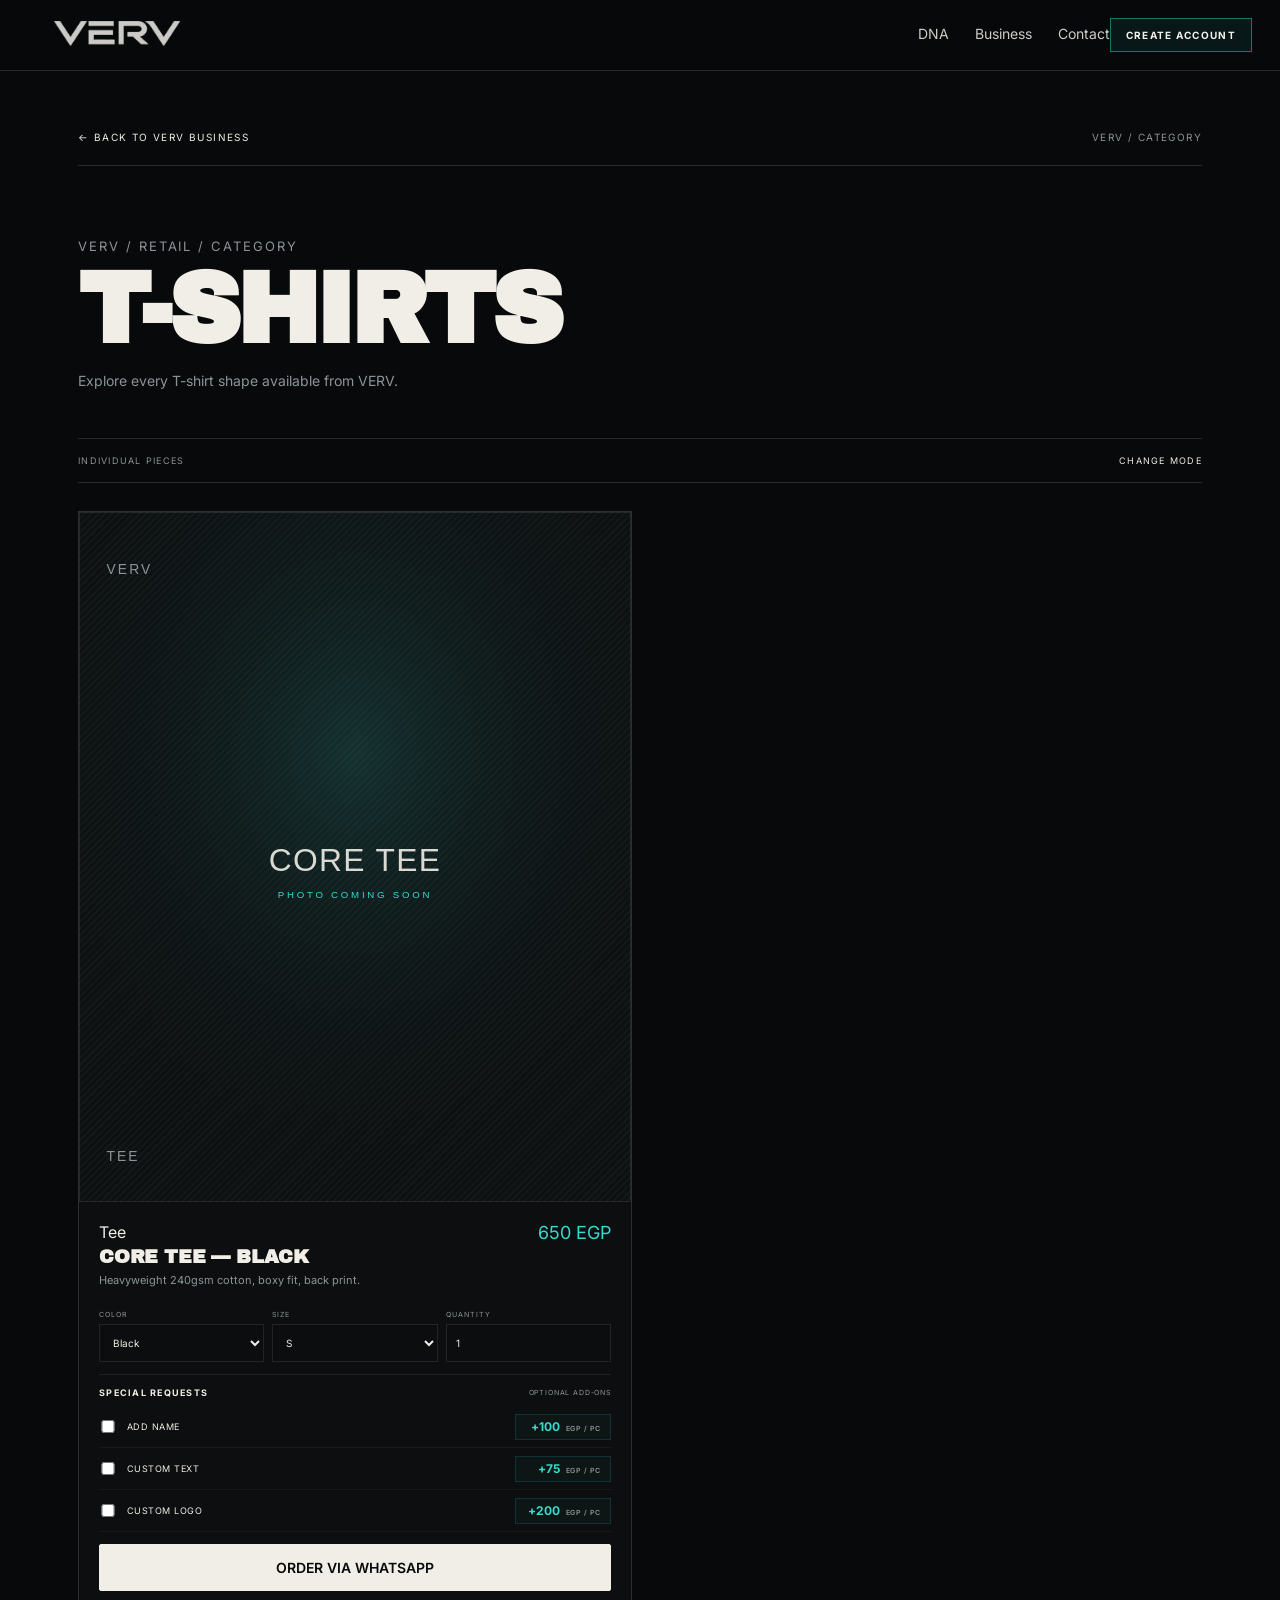
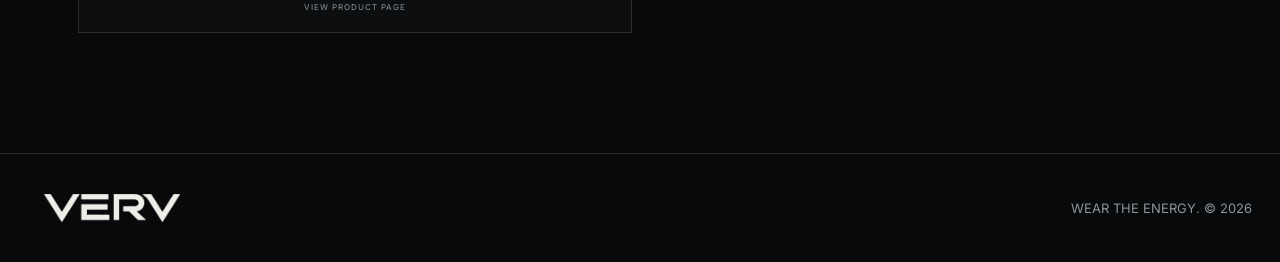
<file: category.html>
<!DOCTYPE html>
<html lang="en">
<head>
<meta charset="UTF-8">
<meta name="viewport" content="width=device-width, initial-scale=1, viewport-fit=cover">
<title>VERV — Category</title>
<link rel="preconnect" href="https://fonts.googleapis.com">
<link rel="preconnect" href="https://fonts.gstatic.com" crossorigin>
<link href="https://fonts.googleapis.com/css2?family=Archivo+Black&family=Inter:wght@400;500;600;700&display=swap" rel="stylesheet">
<link rel="stylesheet" href="css/main.css">
<link rel="stylesheet" href="css/responsive.css">
<link rel="stylesheet" href="css/animations.css">
<link rel="stylesheet" href="css/business.css">
</head>
<body>
<nav>
  <a href="index.html" class="brand-logo" aria-label="VERV home"><img src="assets/brand/verv-logo.png" alt="VERV"></a>
  <div class="navlinks"><div class="links"><a href="index.html#dna">DNA</a><a href="index.html#business">Business</a><a href="index.html#contact">Contact</a></div><button id="navToggle" aria-label="Toggle menu" aria-expanded="false"><span></span><span></span><span></span></button></div>
</nav>
<main class="category-page" id="categoryPage">
  <div class="product-page-top"><a class="product-back" href="index.html#business">← BACK TO VERV BUSINESS</a><span>VERV / CATEGORY</span></div>
  <div id="categoryDetail"></div>
</main>
<footer><a href="index.html" class="footer-logo" aria-label="VERV home"><img src="assets/brand/verv-logo.png" alt="VERV"></a><span>WEAR THE ENERGY. © 2026</span></footer>
<script src="config.js"></script><script src="js/orders.js"></script><script src="js/checkout.js"></script>
<script src="data/products.js"></script>
<script src="js/catalog.js"></script>
<script src="js/category.js"></script>
<script src="js/animations.js"></script>
<script src="js/main.js"></script>
</body>
</html>
</file>
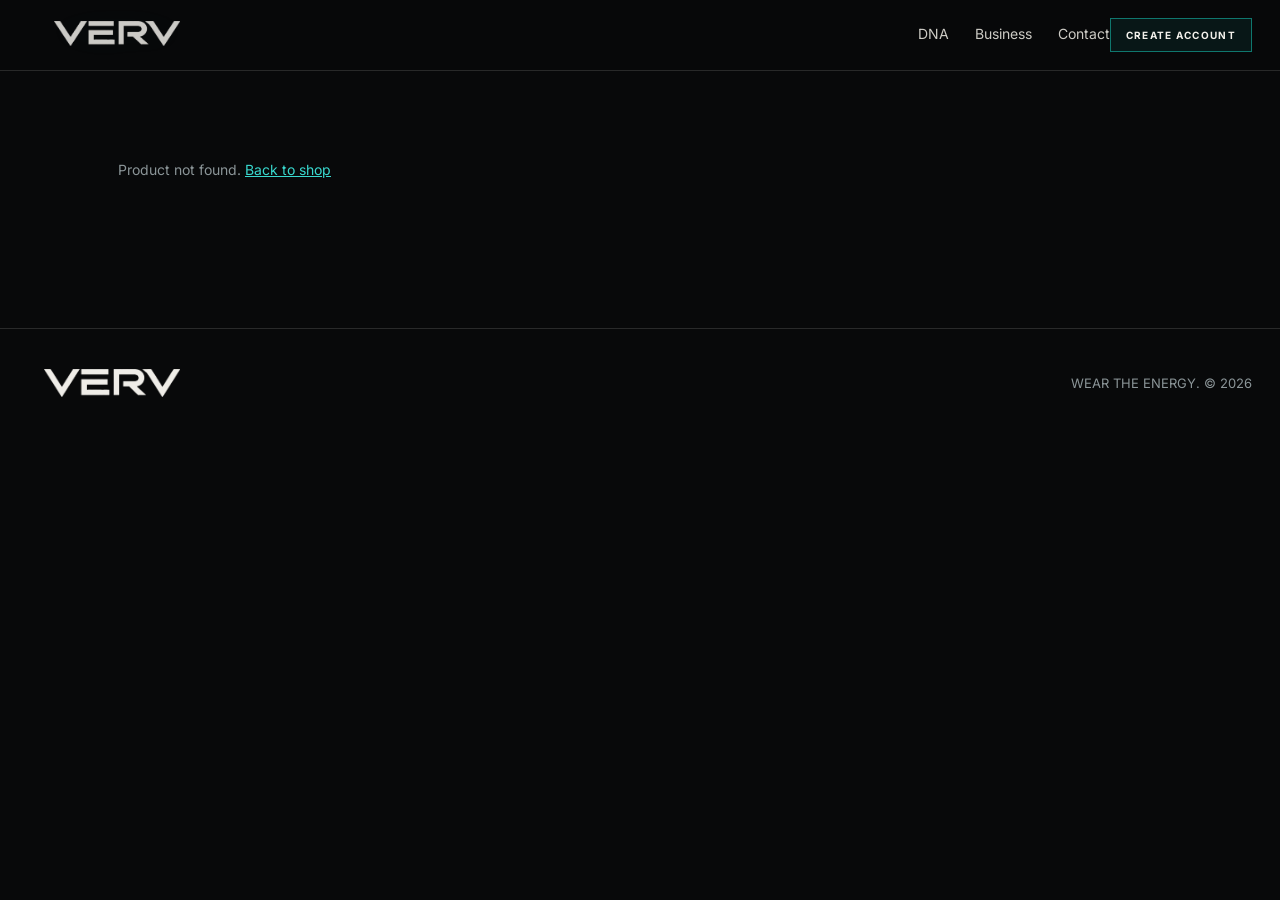
<file: product.html>
<!DOCTYPE html>
<html lang="en">
<head>
<meta charset="UTF-8">
<meta name="viewport" content="width=device-width, initial-scale=1, viewport-fit=cover">
<title>VERV — Product</title>
<link rel="preconnect" href="https://fonts.googleapis.com">
<link rel="preconnect" href="https://fonts.gstatic.com" crossorigin>
<link href="https://fonts.googleapis.com/css2?family=Archivo+Black&family=Inter:wght@400;500;600;700&display=swap" rel="stylesheet">
<link rel="stylesheet" href="css/main.css">
<link rel="stylesheet" href="css/responsive.css">
<link rel="stylesheet" href="css/animations.css">
<link rel="stylesheet" href="css/business.css">
</head>
<body>

<nav>
  <a href="index.html" class="brand-logo" aria-label="VERV home"><img src="assets/brand/verv-logo.png" alt="VERV"></a>
  <div class="navlinks">
    <div class="links">
      <a href="index.html#dna" data-i18n="DNA">DNA</a>
      <a href="index.html#business" data-i18n="Business">Business</a>
      <a href="index.html#contact" data-i18n="Contact">Contact</a>
    </div>
    <button id="navToggle" aria-label="Toggle menu" aria-expanded="false"><span></span><span></span><span></span></button>
  </div>
</nav>

<main class="product-page" id="productDetail">
  <div class="product-page-top"><a class="product-back" href="index.html#business">← BACK TO VERV BUSINESS</a><span>VERV / PRODUCT</span></div>
  <!-- Filled by js/products.js based on ?slug= in the URL -->
</main>

<footer>
  <a href="index.html" class="footer-logo" aria-label="VERV home"><img src="assets/brand/verv-logo.png" alt="VERV"></a>
  <span>WEAR THE ENERGY. © 2026</span>
</footer>

<div class="overlay" id="overlay"></div>
<div class="drawer" id="drawer">
  <div class="drawer-head"><h3>Your Cart</h3><button id="drawerClose" aria-label="Close cart">×</button></div>
  <div id="cartItems"></div>
  <div class="drawer-foot">
    <div class="total"><span>Total</span><span id="cartTotal">0 EGP</span></div>
    <a class="btn" id="checkoutBtn" href="#" target="_blank" rel="noopener">Checkout via WhatsApp</a>
  </div>
</div>

<script src="config.js"></script><script src="js/orders.js"></script><script src="js/checkout.js"></script>
<script src="data/products.js"></script>
<script src="js/cart.js"></script>
<script src="js/products.js"></script>
<script src="js/catalog.js"></script>
<script src="js/animations.js"></script>
<script src="js/main.js"></script>
</body>
</html>
</file>
<file: css/main.css>
/* ==========================================================
   VERV — MAIN STYLESHEET
   Tokens, layout and component styles.
   Breakpoints live in responsive.css.
   Keyframes / motion live in animations.css.
   ========================================================== */

:root{
  --bg:#08090a; --bg2:#0d1112; --ink:#f0eee6; --steel:#8b9598;
  --accent:#39d9cf; --line:rgba(240,238,230,.14);
  box-sizing:border-box;
  padding-top:env(safe-area-inset-top,0px);
  padding-bottom:env(safe-area-inset-bottom,0px);
}
*{box-sizing:inherit;margin:0;padding:0}
html{scroll-padding-top:env(safe-area-inset-top,0px);scroll-behavior:smooth}
html,body{height:100%}
body{background:var(--bg);color:var(--ink);font-family:'Inter',sans-serif;overflow-x:hidden}
img{max-width:100%;display:block}
a{color:inherit}
button{font-family:inherit}
h1,h2,h3,.wordmark{font-family:'Archivo Black',sans-serif;letter-spacing:-.01em;line-height:.98;text-transform:uppercase}
.eyebrow{color:var(--steel);font-size:13px;letter-spacing:.15em;margin-bottom:18px}

/* Accessible focus state (kept subtle, on-brand) */
a:focus-visible,button:focus-visible,input:focus-visible,textarea:focus-visible{
  outline:2px solid var(--accent);outline-offset:3px;
}

/* NAV */
nav{
  position:sticky;top:env(safe-area-inset-top,0px);z-index:50;
  display:flex;align-items:center;justify-content:space-between;
  padding:18px 28px;background:rgba(8,9,10,.82);backdrop-filter:blur(10px);
  border-bottom:1px solid var(--line);
}
.wordmark{font-size:26px}
nav a{color:var(--ink);text-decoration:none;font-size:14px;margin-left:26px;opacity:.85;position:relative;padding-bottom:3px}
nav a::after{content:'';position:absolute;left:0;bottom:0;width:0;height:1px;background:var(--accent);transition:width .25s ease}
nav a:hover{opacity:1;color:var(--accent)}
nav a:hover::after{width:100%}
#cartBtn{background:none;border:1px solid var(--line);color:var(--ink);border-radius:2px;padding:8px 14px;font-family:'Inter';font-size:14px;cursor:pointer}
#cartBtn:hover{border-color:var(--accent);color:var(--accent)}
.navlinks{display:flex;align-items:center}
.navlinks .links{display:flex;align-items:center}
#navToggle{display:none;background:none;border:1px solid var(--line);color:var(--ink);width:38px;height:38px;border-radius:2px;cursor:pointer;margin-left:14px;position:relative}
#navToggle span{position:absolute;left:9px;right:9px;height:1px;background:var(--ink);transition:transform .25s,opacity .25s}
#navToggle span:nth-child(1){top:14px}
#navToggle span:nth-child(2){top:19px}
#navToggle span:nth-child(3){top:24px}
#navToggle[aria-expanded="true"] span:nth-child(1){transform:translateY(5px) rotate(45deg)}
#navToggle[aria-expanded="true"] span:nth-child(2){opacity:0}
#navToggle[aria-expanded="true"] span:nth-child(3){transform:translateY(-5px) rotate(-45deg)}

/* HERO */
.hero{
  min-height:92vh;display:flex;align-items:center;justify-content:center;text-align:center;
  padding:80px 28px;position:relative;overflow:hidden;background:#0a0c0d;
}
.hero-bg{
  position:absolute;inset:0;z-index:0;
  background:
    linear-gradient(100deg,#161c1d 0%,#0d1112 45%,#08090a 100%),
    repeating-linear-gradient(45deg, rgba(255,255,255,.07) 0px, rgba(255,255,255,.07) 1px, transparent 1px, transparent 5px),
    repeating-linear-gradient(-45deg, rgba(255,255,255,.07) 0px, rgba(255,255,255,.07) 1px, transparent 1px, transparent 5px);
}
/* Optional real campaign photo/video. Drop a file at /assets/hero/hero.jpg
   and it layers in automatically (onerror in the HTML hides it gracefully
   if the file isn't there yet, falling back to the CSS scene above). */
.hero-photo{position:absolute;inset:0;z-index:0;width:100%;height:100%;object-fit:cover;opacity:.55}
.hero-photo-overlay{position:absolute;inset:0;z-index:0;background:linear-gradient(180deg, rgba(8,9,10,.35) 0%, rgba(8,9,10,.75) 100%)}
.lightwall{
  position:absolute;top:0;right:0;width:60%;height:100%;z-index:0;pointer-events:none;
  background:linear-gradient(96deg, transparent 0%, rgba(190,185,168,.24) 42%, rgba(120,118,108,.08) 78%, transparent 100%);
  clip-path:polygon(40% 0,100% 0,100% 100%,64% 100%);
}
.archway{
  position:absolute;left:0;top:6%;width:32%;height:64%;z-index:0;overflow:hidden;pointer-events:none;
  background:linear-gradient(205deg, rgba(35,58,60,.55) 0%, rgba(8,10,10,.95) 72%);
  clip-path:polygon(0 0, 88% 8%, 58% 100%, 0 100%);
}
.archway::after{content:"";position:absolute;left:0;right:0;bottom:0;height:38%;background:linear-gradient(0deg, rgba(57,217,207,.16), transparent)}
.led{position:absolute;top:26%;left:6%;width:20%;height:2px;background:var(--accent);border-radius:2px;
  box-shadow:0 0 10px 2px rgba(57,217,207,.85),0 0 28px 6px rgba(57,217,207,.4);transform:rotate(-4deg);z-index:1;
}
.corner{position:absolute;font-size:11px;letter-spacing:.15em;color:var(--steel);line-height:1.7;z-index:2}
.corner-tr{top:26px;right:28px;text-align:right}
.corner-bl{bottom:34px;left:28px;text-align:left}
.corner-bl .dash{display:block;width:26px;height:1px;background:var(--accent);margin-bottom:10px}
.corner-br{bottom:34px;right:28px;text-align:right}
.hero-vignette{position:absolute;inset:0;z-index:1;pointer-events:none;
  background:radial-gradient(ellipse at 50% 45%, transparent 35%, rgba(0,0,0,.55) 90%, rgba(0,0,0,.8) 100%);
}
.floor-reflect{position:absolute;left:0;right:0;bottom:0;height:16%;z-index:1;pointer-events:none;
  background:linear-gradient(0deg, rgba(57,217,207,.08), transparent);
}
.hero-content{position:relative;z-index:2}
.verv-mark{font-size:clamp(60px,16vw,150px);letter-spacing:-.02em;color:var(--ink);text-shadow:0 0 50px rgba(57,217,207,.18)}
.hero .slogan{margin-top:16px;font-size:15px;letter-spacing:.25em;color:var(--accent)}
.btn{
  display:inline-block;margin-top:34px;background:var(--ink);color:#08090a;
  padding:14px 30px;font-size:14px;font-weight:600;text-decoration:none;
  border-radius:2px;border:1px solid var(--ink);transition:background .25s,color .25s,transform .2s;
}
.btn:hover{background:transparent;color:var(--ink);transform:translateY(-2px)}
.btn.ghost{background:transparent;color:var(--ink)}
.btn.ghost:hover{background:var(--ink);color:#08090a}

/* CAMPAIGN COLLAGE (real photos, plain <img> — no base64) */
.campaign{padding:100px 24px 130px;border-top:1px solid var(--line);position:relative;overflow:hidden;background:#08090a}
.showcase-head{text-align:center;margin-bottom:70px}
.showcase-head h2{font-size:clamp(32px,7vw,58px)}
.campaign-grid{display:flex;justify-content:center;align-items:flex-start;gap:0;max-width:980px;margin:0 auto;flex-wrap:wrap}
.cshot{
  position:relative;width:270px;margin:0 -22px 44px;overflow:hidden;background:#000;
  border:1px solid var(--line);box-shadow:0 20px 50px rgba(0,0,0,.55);
  transition:transform .45s cubic-bezier(.2,.8,.2,1),box-shadow .45s,z-index 0s;
}
/* =========================================================
   VERV PRODUCT CARD — IMAGE + TYPOGRAPHY ENERGY
   ========================================================= */

.cshot {
  position: relative;
  overflow: hidden;
  isolation: isolate;
}


/* =========================================================
   IMAGE
   ========================================================= */

.cshot img {
  width: 100%;
  aspect-ratio: 4 / 5;
  object-fit: cover;
  display: block;

  filter:
    contrast(1.08)
    saturate(1.05);

  transform: scale(1);

  will-change:
    transform,
    filter;

  transition:
    transform 1s cubic-bezier(.16, 1, .3, 1),
    filter .8s ease;
}


/* =========================================================
   IMAGE HOVER — CINEMATIC MOVEMENT
   ========================================================= */

.cshot:hover img,
.cshot:focus-within img {

  transform:
    scale(1.09)
    translate3d(0, -1.5%, 0);

  filter:
    contrast(1.16)
    saturate(1.18)
    brightness(1.04);
}


/* =========================================================
   SUBTLE LIGHT SWEEP
   ========================================================= */

.cshot::after {

  content: "";

  position: absolute;

  top: 0;
  left: -120%;

  width: 55%;
  height: 100%;

  pointer-events: none;

  background:
    linear-gradient(
      90deg,
      transparent,
      rgba(0, 229, 210, .10),
      rgba(255, 255, 255, .08),
      transparent
    );

  transform: skewX(-18deg);

  opacity: 0;

  z-index: 4;

  transition:
    left 1s cubic-bezier(.16, 1, .3, 1),
    opacity .3s ease;
}


.cshot:hover::after,
.cshot:focus-within::after {

  left: 130%;
  opacity: 1;
}


/* =========================================================
   PRODUCT TITLE
   ========================================================= */

.cshot .ctag {

  position: absolute;

  left: 50%;
  bottom: 28px;

  transform:
    translateX(-50%);

  display: inline-flex;
  align-items: center;
  justify-content: center;

  white-space: nowrap;

  color: #F3F1EB;

  font-size: 22px;
  font-weight: 600;

  line-height: 1;

  letter-spacing: .20em;

  text-transform: lowercase;

  z-index: 10;

  padding: 0;
  margin: 0;

  background: transparent;
  border: 0;

  box-shadow: none;

  pointer-events: none;

  text-shadow:
    0 3px 14px rgba(0,0,0,.85);
}


/* =========================================================
   LETTERS
   ========================================================= */

.cshot .ctag span {

  display: inline-block;

  position: relative;

  transform:
    translate3d(0,0,0);

  color: #F3F1EB;

  will-change:
    transform,
    opacity,
    filter,
    letter-spacing;

  animation:
    vervLetterIdle 3s ease-in-out infinite;

  animation-delay:
    calc(var(--i) * .07s);

  transition:
    color .3s ease,
    text-shadow .3s ease;
}


/* =========================================================
   IDLE LETTER MOVEMENT
   ========================================================= */

@keyframes vervLetterIdle {

  0% {
    transform:
      translateY(0)
      rotate(0deg);

    opacity: .88;
  }

  25% {
    transform:
      translateY(-2px)
      rotate(-.5deg);

    opacity: 1;
  }

  50% {
    transform:
      translateY(1px)
      rotate(.4deg);

    opacity: .92;
  }

  75% {
    transform:
      translateY(-1px)
      rotate(-.25deg);

    opacity: 1;
  }

  100% {
    transform:
      translateY(0)
      rotate(0deg);

    opacity: .88;
  }
}


/* =========================================================
   HOVER — LETTER ENERGY BURST
   ========================================================= */

.cshot:hover .ctag span,
.cshot:focus-within .ctag span {

  animation:
    vervLetterBurst .65s cubic-bezier(.2,.8,.2,1) both;

  animation-delay:
    calc(var(--i) * .055s);

  color: #F3F1EB;

  text-shadow:
    0 0 8px rgba(0,229,210,.45),
    0 0 20px rgba(0,229,210,.18),
    0 3px 14px rgba(0,0,0,.9);
}


@keyframes vervLetterBurst {

  0% {

    transform:
      translateY(10px)
      scale(.75)
      rotate(-3deg);

    opacity: 0;

    filter: blur(6px);
  }

  40% {

    transform:
      translateY(-7px)
      scale(1.15)
      rotate(2deg);

    opacity: 1;

    filter: blur(0);
  }

  70% {

    transform:
      translateY(2px)
      scale(.98)
      rotate(-1deg);
  }

  100% {

    transform:
      translateY(0)
      scale(1)
      rotate(0deg);

    opacity: 1;

    filter: blur(0);
  }
}


/* =========================================================
   TURQUOISE ENERGY LINE
   ========================================================= */

.cshot .ctag::after {

  content: "";

  position: absolute;

  left: 50%;
  bottom: -9px;

  width: 0;
  height: 1px;

  transform:
    translateX(-50%);

  background: #00E5D2;

  box-shadow:
    0 0 8px rgba(0,229,210,.7),
    0 0 18px rgba(0,229,210,.25);

  transition:
    width .6s cubic-bezier(.16,1,.3,1);
}


.cshot:hover .ctag::after,
.cshot:focus-within .ctag::after {

  width: 100%;
}


/* =========================================================
   ENERGY DOT
   ========================================================= */

.cshot .ctag::before {

  content: "";

  position: absolute;

  left: -14px;
  top: 50%;

  width: 4px;
  height: 4px;

  border-radius: 50%;

  background: #00E5D2;

  transform:
    translateY(-50%)
    scale(.5);

  opacity: .35;

  box-shadow:
    0 0 8px rgba(0,229,210,.8);

  transition:
    transform .45s ease,
    opacity .45s ease;
}


.cshot:hover .ctag::before,
.cshot:focus-within .ctag::before {

  transform:
    translateY(-50%)
    scale(1.5);

  opacity: 1;
}


/* =========================================================
   CARD HOVER
   ========================================================= */

.cshot:hover,
.cshot:focus-within {

  transform:
    rotate(0)
    translateY(-16px)
    scale(1.05);

  z-index: 5;

  box-shadow:
    0 34px 64px rgba(0,0,0,.65),
    0 0 0 1px rgba(0,229,210,.35),
    0 0 35px rgba(0,229,210,.08);
}


/* =========================================================
   MOBILE
   ========================================================= */

@media (max-width: 700px) {

  .cshot .ctag {

    bottom: 20px;

    font-size: 16px;

    letter-spacing: .16em;
  }

}
/* STATEMENT BLOCKS */
.statement{padding:110px 28px;border-top:1px solid var(--line);display:grid;grid-template-columns:1fr 1fr;gap:40px;align-items:end;position:relative;overflow:hidden}
.statement h2{font-size:clamp(34px,6.5vw,68px)}
.statement .num{color:var(--steel);font-size:13px;letter-spacing:.15em;margin-bottom:16px}
.statement p{color:var(--steel);font-size:19pxline-height:1.7;max-width:340px}
.statement.alt{background:var(--bg2)}
.statement::before{
  content:"";position:absolute;top:0;right:-8%;height:100%;width:46%;
  background:
    linear-gradient(115deg,transparent 0%,#161f20 38%,#0a0f10 70%,transparent 100%),
    repeating-linear-gradient(45deg, rgba(255,255,255,.05) 0px, rgba(255,255,255,.05) 1px, transparent 1px, transparent 5px),
    repeating-linear-gradient(-45deg, rgba(255,255,255,.05) 0px, rgba(255,255,255,.05) 1px, transparent 1px, transparent 5px);
  clip-path:polygon(35% 0,100% 0,65% 100%,0 100%);opacity:.7;pointer-events:none;
}
.statement.alt::before{
  right:auto;left:-8%;
  background:
    linear-gradient(245deg,transparent 0%,#182021 38%,#0a0f10 70%,transparent 100%),
    repeating-linear-gradient(45deg, rgba(255,255,255,.05) 0px, rgba(255,255,255,.05) 1px, transparent 1px, transparent 5px),
    repeating-linear-gradient(-45deg, rgba(255,255,255,.05) 0px, rgba(255,255,255,.05) 1px, transparent 1px, transparent 5px);
  clip-path:polygon(0 0,65% 0,100% 100%,35% 100%);
}
.series-tag{position:absolute;top:24px;left:28px;font-size:12px;letter-spacing:.18em;color:var(--steel);z-index:2}
.series-num{position:absolute;top:24px;right:28px;font-size:12px;letter-spacing:.12em;color:var(--accent);z-index:2}

.dna{padding:110px 28px;text-align:center;border-top:1px solid var(--line);position:relative;overflow:hidden}
.dna h2{font-size:clamp(40px,10vw,88px)}
.dna h2 span{color:var(--accent)}
.dna p{color:var(--steel);margin-top:18px;font-size:14px;letter-spacing:.1em}
.dna::before{
  content:"";position:absolute;top:-30%;left:18%;width:24%;height:180%;
  background:linear-gradient(180deg,rgba(240,238,230,0) 0%,rgba(240,238,230,.16) 45%,rgba(240,238,230,0) 100%);
  transform:rotate(16deg);pointer-events:none;
}
.dna::after{
  content:"";position:absolute;inset:0;pointer-events:none;
  background:
    repeating-linear-gradient(45deg, rgba(255,255,255,.05) 0px, rgba(255,255,255,.05) 1px, transparent 1px, transparent 5px),
    repeating-linear-gradient(-45deg, rgba(255,255,255,.05) 0px, rgba(255,255,255,.05) 1px, transparent 1px, transparent 5px);
}

/* SHOP / PRODUCT CARDS */
.shop{padding:100px 28px;border-top:1px solid var(--line)}
.shop-head{display:flex;justify-content:space-between;align-items:flex-end;margin-bottom:46px;flex-wrap:wrap;gap:14px}
.shop-head h2{font-size:clamp(34px,7vw,60px)}
.shop-head p{color:var(--steel);font-size:14px;max-width:280px}
.grid{display:grid;grid-template-columns:repeat(auto-fill,minmax(250px,1fr));gap:2px;background:var(--line)}
.card{background:var(--bg);padding:0 0 26px;display:flex;flex-direction:column;transition:background .3s}
.card:hover{background:var(--bg2)}
.card .card-media{display:block;position:relative;aspect-ratio:4/5;overflow:hidden;border:1px solid var(--line);border-bottom:none;background:#0a0d0d}
.card .card-media img{position:absolute;inset:0;width:100%;height:100%;object-fit:cover;transition:opacity .4s ease,transform .5s ease}
.card .card-media img.img-b{opacity:0}
.card:hover .card-media img.img-a{opacity:0}
.card:hover .card-media img.img-b{opacity:1}
.card:hover .card-media img{transform:scale(1.03)}
.card .dots{display:flex;gap:6px;justify-content:center;margin:10px 0 0}
.card .dot{width:5px;height:5px;border-radius:50%;background:var(--line)}
.card .dot.active{background:var(--accent)}
.card .card-body{padding:18px 20px 0}
.card h3{font-family:'Inter';font-weight:600;font-size:16px;margin-bottom:6px}
.card h3 a{text-decoration:none;color:inherit}
.card h3 a:hover{color:var(--accent)}
.card .price{color:var(--accent);font-size:15px;margin-bottom:16px}
.card .desc{color:var(--steel);font-size:13px;line-height:1.5;margin-bottom:18px}
.addbtn{
  background:none;border:1px solid var(--line);color:var(--ink);padding:11px;width:calc(100% - 40px);margin:0 20px;
  font-size:13px;letter-spacing:.05em;cursor:pointer;border-radius:2px;transition:border-color .2s,color .2s,transform .2s;
}
.addbtn:hover{border-color:var(--accent);color:var(--accent);transform:translateY(-2px)}
.addbtn.added{border-color:var(--accent);color:var(--accent)}

/* PRODUCT PAGE — VERV BUSINESS DETAIL */
.product-page-top{display:flex;justify-content:space-between;align-items:center;gap:20px;padding-bottom:22px;margin-bottom:34px;border-bottom:1px solid var(--line);color:var(--steel);font-size:10px;letter-spacing:.14em}
.product-back{color:var(--ink);text-decoration:none;transition:color .25s ease,transform .25s ease;display:inline-block}
.product-back:hover{color:var(--accent);transform:translateX(-3px)}
/* PRODUCT PAGE */
.product-page{padding:60px 28px 120px;max-width:1100px;margin:0 auto}
.product-layout{display:grid;grid-template-columns:1.1fr 1fr;gap:60px;align-items:start}
.product-gallery-main{aspect-ratio:4/5;border:1px solid var(--line);overflow:hidden;background:#0a0d0d}
.product-gallery-main img{width:100%;height:100%;object-fit:cover}
.product-thumbs{display:flex;gap:8px;margin-top:10px}
.product-thumb{width:64px;height:80px;border:1px solid var(--line);overflow:hidden;cursor:pointer;opacity:.6;transition:opacity .2s,border-color .2s;background:none;padding:0}
.product-thumb img{width:100%;height:100%;object-fit:cover}
.product-thumb.active,.product-thumb:hover{opacity:1;border-color:var(--accent)}
.product-info h1{font-family:'Archivo Black';font-size:clamp(28px,4vw,42px);text-transform:uppercase;margin-bottom:10px}
.product-info .price{color:var(--accent);font-size:20px;margin-bottom:20px}
.product-info .short{color:var(--steel);font-size:15px;line-height:1.6;margin-bottom:28px}
.opt-group{margin-bottom:24px}
.opt-label{font-size:12px;letter-spacing:.12em;color:var(--steel);margin-bottom:10px;display:block}
.opt-row{display:flex;gap:8px;flex-wrap:wrap}
.opt-btn{background:none;border:1px solid var(--line);color:var(--ink);padding:9px 16px;font-size:13px;cursor:pointer;border-radius:2px}
.opt-btn.selected{border-color:var(--accent);color:var(--accent)}
.quantity-group{margin-top:2px}
.quantity-control{display:inline-flex;align-items:center;border:1px solid var(--line);height:42px;background:rgba(255,255,255,.015)}
.qty-btn{width:42px;height:40px;border:0;background:none;color:var(--ink);font-size:20px;line-height:1;cursor:pointer;transition:color .2s,background .2s}
.qty-btn:hover{color:var(--accent);background:rgba(22,199,183,.06)}
.qty-input{width:52px;height:40px;border:0;border-left:1px solid var(--line);border-right:1px solid var(--line);background:transparent;color:var(--ink);text-align:center;font-size:14px;outline:none;-moz-appearance:textfield}
.qty-input::-webkit-outer-spin-button,.qty-input::-webkit-inner-spin-button{-webkit-appearance:none;margin:0}
.product-details{margin-top:40px;border-top:1px solid var(--line)}
.detail-row{border-bottom:1px solid var(--line);padding:16px 0}
.detail-row .dt-label{font-size:12px;letter-spacing:.12em;color:var(--steel)}
.detail-row .dt-value{font-size:14px;margin-top:6px}
.fabric-section{margin-top:50px;padding-top:40px;border-top:1px solid var(--line)}
.fabric-section h3{font-size:20px;margin-bottom:16px}
.fabric-grid{display:grid;grid-template-columns:repeat(auto-fit,minmax(160px,1fr));gap:16px;align-items:start}
.fabric-grid img{border:1px solid var(--line);aspect-ratio:4/5;object-fit:cover}
.fabric-meta{color:var(--steel);font-size:13px;line-height:1.7}

/* CONTACT */
.contact{padding:110px 28px;border-top:1px solid var(--line);background:var(--bg2)}
.contact h2{font-size:clamp(34px,7vw,60px);margin-bottom:34px}
form{max-width:480px;display:flex;flex-direction:column;gap:16px}
input,textarea{background:transparent;border:none;border-bottom:1px solid var(--line);color:var(--ink);font-family:'Inter';font-size:15px;padding:12px 2px;outline:none}
input:focus,textarea:focus{border-color:var(--accent)}
textarea{resize:vertical;min-height:90px}
::placeholder{color:var(--steel)}
.contact .btn{align-self:flex-start}

footer{padding:40px 28px;border-top:1px solid var(--line);display:flex;justify-content:space-between;align-items:center;flex-wrap:wrap;gap:12px}
footer .wordmark{font-size:20px}
footer span{color:var(--steel);font-size:13px}
footer a{color:var(--steel);text-decoration:none;margin-left:16px}
footer a:hover{color:var(--accent)}

/* CART DRAWER */
.overlay{position:fixed;inset:0;background:rgba(0,0,0,.6);opacity:0;pointer-events:none;transition:opacity .25s;z-index:90}
.overlay.open{opacity:1;pointer-events:auto}
.drawer{
  position:fixed;top:0;right:0;height:100%;width:min(380px,90vw);
  background:var(--bg2);border-left:1px solid var(--line);
  transform:translateX(100%);transition:transform .3s ease;z-index:95;
  display:flex;flex-direction:column;
  padding-top:env(safe-area-inset-top,0px);padding-bottom:env(safe-area-inset-bottom,0px);
}
.drawer.open{transform:translateX(0)}
.drawer-head{display:flex;justify-content:space-between;align-items:center;padding:22px 24px;border-bottom:1px solid var(--line)}
.drawer-head h3{font-size:22px}
.drawer-head button{background:none;border:none;color:var(--ink);font-size:22px;cursor:pointer}
#cartItems{flex:1;overflow-y:auto;padding:18px 24px}
.citem{display:flex;justify-content:space-between;padding:14px 0;border-bottom:1px solid var(--line);font-size:14px;gap:10px}
.citem .rm{background:none;border:none;color:var(--steel);cursor:pointer;font-size:13px}
.drawer-foot{padding:22px 24px;border-top:1px solid var(--line)}
.drawer-foot .total{display:flex;justify-content:space-between;font-size:16px;margin-bottom:16px}
.drawer-foot .btn{width:100%;text-align:center;display:block}
.empty{color:var(--steel);font-size:14px;padding:30px 0}



/* ==========================================================
   VERV — PRODUCT CARDS SEPARATION + SOFT GLOW
   ========================================================== */

.cshot {
  margin: 0 5px;

  border: 1px solid rgba(0, 229, 210, 0.16);

  box-shadow:
    0 12px 30px rgba(0, 0, 0, 0.38),
    0 0 18px rgba(0, 229, 210, 0.07);

  transition:
    transform 0.8s cubic-bezier(.16, 1, .3, 1),
    box-shadow 0.8s ease,
    border-color 0.8s ease;
}


/* ----------------------------------------------------------
   SUBTLE TURQUOISE EDGE
   ---------------------------------------------------------- */

.cshot::before {
  content: "";

  position: absolute;
  inset: 0;

  pointer-events: none;
  z-index: 5;

  border: 1px solid rgba(0, 229, 210, 0.10);

  box-shadow:
    inset 0 0 25px rgba(0, 229, 210, 0.035);

  opacity: 0.8;

  transition:
    opacity 0.8s ease,
    box-shadow 0.8s ease;
}


/* ----------------------------------------------------------
   HOVER — MORE PRESENCE
   ---------------------------------------------------------- */

.cshot:hover {

  border-color:
    rgba(0, 229, 210, 0.42);

  box-shadow:
    0 28px 55px rgba(0, 0, 0, 0.60),
    0 0 0 1px rgba(0, 229, 210, 0.12),
    0 0 30px rgba(0, 229, 210, 0.12),
    0 0 65px rgba(0, 229, 210, 0.055);
}


.cshot:hover::before {

  opacity: 1;

  box-shadow:
    inset 0 0 35px rgba(0, 229, 210, 0.08);
}


/* ==========================================================
   VERV — MOBILE PRODUCT CARDS FIX
   ========================================================== */

@media (max-width: 700px) {

  .cshot {
    width: 100%;
    max-width: 100%;

    margin: 0;

    transform-origin: center center;

    overflow: hidden;

    box-sizing: border-box;
  }


  /* الصورة تاخد عرض الكارت بالكامل */
  .cshot img {
    width: 100%;
    max-width: 100%;

    object-fit: cover;
  }


  /* اسم المنتج يفضل جوه الكارت */
  .cshot .ctag {
    left: 50%;
    bottom: 22px;

    font-size: 16px;
    letter-spacing: .14em;

    max-width: 90%;

    white-space: nowrap;
  }


  /* نخفف حركة الـ3D على الموبايل */
  .cshot:hover {
    transform:
      rotateX(var(--rotate-x, 0deg))
      rotateY(var(--rotate-y, 0deg))
      translateY(-6px)
      scale(1.01);
  }

}
/* ==========================================================
   VERV FRONT-END REFRESH — MOTION WARDROBE / 3D CARDS /
   INSTAGRAM-STYLE PRODUCT CAROUSEL
   ========================================================== */

.hero-wardrobe{
  position:absolute;
  z-index:2;
  right:clamp(4vw,8vw,10vw);
  top:50%;
  width:min(36vw,470px);
  height:min(62vh,650px);
  transform:translateY(-50%);
  perspective:1200px;
  pointer-events:none;
}
.wardrobe-card{
  position:absolute;
  overflow:hidden;
  background:#090b0c;
  border:1px solid rgba(243,241,235,.12);
  box-shadow:0 35px 90px rgba(0,0,0,.55),0 0 45px rgba(22,199,183,.035);
  transform-style:preserve-3d;
  will-change:transform;
}
.wardrobe-card img{width:100%;height:100%;object-fit:cover;display:block;filter:contrast(1.05) saturate(.92);}
.wardrobe-card-main{inset:7% 9% 7% 12%;z-index:3;animation:wardrobeFloat 7s ease-in-out infinite;}
.wardrobe-card-main::after{content:"";position:absolute;inset:0;background:linear-gradient(135deg,rgba(255,255,255,.07),transparent 32%,rgba(22,199,183,.035) 70%,transparent);pointer-events:none;}
.wardrobe-card-back{width:47%;height:61%;left:0;top:0;opacity:.38;transform:rotateY(13deg) rotateZ(-6deg) translate3d(-8%,0,-70px);filter:brightness(.7);animation:wardrobeBackFloat 8s ease-in-out infinite;}
.wardrobe-card-front{width:44%;height:54%;right:0;bottom:0;opacity:.55;transform:rotateY(-12deg) rotateZ(5deg) translate3d(5%,0,-40px);filter:brightness(.72);animation:wardrobeFrontFloat 6.5s ease-in-out infinite;}
.wardrobe-meta{position:absolute;left:18px;right:18px;bottom:15px;display:flex;align-items:center;justify-content:space-between;color:#f3f1eb;font-size:9px;letter-spacing:.18em;text-transform:uppercase;text-shadow:0 2px 10px #000;z-index:2}
.wardrobe-meta i{height:1px;flex:1;margin:0 10px;background:rgba(243,241,235,.3);}
.wardrobe-orbit{position:absolute;border:1px solid rgba(22,199,183,.10);border-radius:50%;transform:rotate(-18deg);pointer-events:none;}
.wardrobe-orbit-a{inset:2% -7% 9% 5%;animation:orbitDrift 12s ease-in-out infinite;}
.wardrobe-orbit-b{inset:12% 6% 1% -13%;opacity:.5;animation:orbitDrift 16s ease-in-out infinite reverse;}

@keyframes wardrobeFloat{0%,100%{transform:translate3d(0,0,0) rotateY(-2deg) rotateZ(-1deg)}50%{transform:translate3d(0,-13px,20px) rotateY(3deg) rotateZ(1deg)}}
@keyframes wardrobeBackFloat{0%,100%{transform:rotateY(13deg) rotateZ(-6deg) translate3d(-8%,0,-70px)}50%{transform:rotateY(9deg) rotateZ(-4deg) translate3d(-5%,-10px,-50px)}}
@keyframes wardrobeFrontFloat{0%,100%{transform:rotateY(-12deg) rotateZ(5deg) translate3d(5%,0,-40px)}50%{transform:rotateY(-8deg) rotateZ(3deg) translate3d(2%,-8px,-25px)}}
@keyframes orbitDrift{0%,100%{transform:rotate(-18deg) scale(1)}50%{transform:rotate(-11deg) scale(1.025)}}

/* Campaign cards — consistent 3D editorial system */
.campaign-grid{perspective:1400px;max-width:1120px;gap:clamp(10px,2vw,22px);align-items:stretch;}
.cshot{
  width:clamp(210px,22vw,285px);margin:0;flex:1 1 210px;
  border-radius:2px;transform-style:preserve-3d;backface-visibility:hidden;
  transition:transform .65s cubic-bezier(.16,1,.3,1),box-shadow .65s,border-color .4s;
}
.cshot--1{transform:rotateY(-6deg) rotateZ(-1.5deg) translateY(18px);}
.cshot--2{transform:translateY(-18px) scale(1.03);z-index:2;}
.cshot--3{transform:rotateY(5deg) rotateZ(1deg) translateY(8px);}
.cshot:nth-child(4){transform:rotateY(7deg) rotateZ(1.8deg) translateY(28px);}
.cshot:hover,.cshot:focus-within{transform:translate3d(0,-18px,35px) rotateX(1deg) rotateY(0) rotateZ(0) scale(1.035);z-index:8;}
.cshot img{transition:transform 1.1s cubic-bezier(.16,1,.3,1),filter .7s;}
.cshot:hover img{transform:scale(1.08) translate3d(0,-1%,20px);}
.cshot .glass{position:absolute;inset:0;background:linear-gradient(115deg,rgba(255,255,255,.08),transparent 28%,transparent 70%,rgba(22,199,183,.07));opacity:0;transition:opacity .5s;pointer-events:none;z-index:3;}
.cshot:hover .glass{opacity:1;}

/* THE FIRST DROP — breathing room + swipeable media */
.shop{padding-top:clamp(80px,10vw,130px);padding-bottom:clamp(100px,12vw,150px);}
.shop-head{max-width:1120px;margin:0 auto 54px;padding:0 8px;}
.shop-head p{max-width:360px;line-height:1.7;}
.grid{max-width:1180px;margin:0 auto;display:grid;grid-template-columns:repeat(3,minmax(0,1fr));gap:clamp(16px,2.4vw,30px);background:transparent;}
.card{position:relative;min-width:0;background:linear-gradient(145deg,#0d1011,#090a0b);padding:0 0 24px;border:1px solid rgba(243,241,235,.075);border-radius:3px;overflow:hidden;box-shadow:0 20px 55px rgba(0,0,0,.25);transition:transform .55s cubic-bezier(.16,1,.3,1),border-color .4s,box-shadow .55s,background .4s;}
.card:hover{background:linear-gradient(145deg,#111415,#090a0b);border-color:rgba(22,199,183,.25);box-shadow:0 34px 75px rgba(0,0,0,.45),0 0 35px rgba(22,199,183,.035);transform:translateY(-9px);}
.card-media-wrap{position:relative;overflow:hidden;background:#080a0b;}
.card .card-media{display:block;position:relative;aspect-ratio:4/5;overflow:hidden;border:0;background:#080a0b;touch-action:pan-y;cursor:grab;}
.card.is-dragging .card-media{cursor:grabbing;}
.card-media-track{display:flex;height:100%;width:100%;transition:transform .55s cubic-bezier(.16,1,.3,1);will-change:transform;}
.card-slide{position:relative!important;inset:auto!important;flex:0 0 100%;width:100%;height:100%;object-fit:cover;opacity:1!important;transform:none!important;transition:filter .6s,scale .6s;user-select:none;-webkit-user-drag:none;}
.card:hover .card-slide.is-active{filter:contrast(1.07) saturate(1.03);scale:1.025;}
.card-shine{position:absolute;inset:-20% auto -20% -45%;width:32%;background:linear-gradient(90deg,transparent,rgba(255,255,255,.12),rgba(22,199,183,.08),transparent);transform:skewX(-18deg) translateX(-180%);transition:transform 1s cubic-bezier(.16,1,.3,1);pointer-events:none;}
.card:hover .card-shine{transform:skewX(-18deg) translateX(600%);}
.card-arrow{position:absolute;top:50%;transform:translateY(-50%);width:34px;height:34px;border:1px solid rgba(243,241,235,.18);border-radius:50%;background:rgba(7,8,8,.52);backdrop-filter:blur(10px);color:#f3f1eb;font-size:23px;line-height:28px;cursor:pointer;opacity:0;transition:opacity .25s,background .25s,border-color .25s;z-index:5;}
.card-arrow:hover{background:rgba(22,199,183,.14);border-color:rgba(22,199,183,.5);}
.card-arrow-prev{left:12px}.card-arrow-next{right:12px}.card:hover .card-arrow,.card:focus-within .card-arrow{opacity:1;}
.card-image-count{position:absolute;right:13px;top:13px;padding:6px 8px;border:1px solid rgba(243,241,235,.12);background:rgba(0,0,0,.35);backdrop-filter:blur(8px);color:#f3f1eb;font-size:8px;letter-spacing:.16em;z-index:4;}
.card-dots{display:flex;justify-content:center;gap:7px;padding:13px 0 1px;}
.card-dot{width:18px;height:2px;border:0;background:rgba(243,241,235,.17);padding:0;cursor:pointer;transition:width .3s,background .3s;}
.card-dot.active{width:28px;background:var(--accent);}
.card .card-body{padding:19px 20px 3px;}
.card-kicker{font-size:9px;letter-spacing:.2em;color:var(--accent);margin-bottom:9px;text-transform:uppercase;}
.card h3{font-size:18px;letter-spacing:-.01em;margin-bottom:8px;}
.card .price{font-size:14px;margin-bottom:12px;}
.card .desc{font-size:12px;line-height:1.65;margin-bottom:17px;min-height:40px;}
.card .addbtn{margin:0 20px;width:calc(100% - 40px);}

@media(max-width:900px){
  .hero-wardrobe{right:2vw;width:42vw;height:58vh;opacity:.86;}
  .hero-content{max-width:58%;}
  .grid{grid-template-columns:repeat(2,minmax(0,1fr));}
}

/* ==========================================================
   VERV SKETCH DIRECTION — replaces photographic campaign motion
   ========================================================== */
.brand-logo,.footer-logo{display:inline-flex;align-items:center;text-decoration:none;line-height:0}
.brand-logo img{width:118px;height:auto;display:block}
.footer-logo img{width:130px;height:auto;display:block}

.sketch-hero-content{width:min(520px,46vw);margin-left:-48vw;text-align:left;z-index:5}
.sketch-hero-content .verv-mark{font-size:clamp(52px,8vw,104px);line-height:.86;letter-spacing:-.045em}
.sketch-hero-content .verv-mark em{font-style:normal;color:var(--accent);font-size:.62em;letter-spacing:-.02em}
.hero-kicker{display:flex;align-items:center;gap:10px;color:var(--steel);font-size:10px;letter-spacing:.18em;margin-bottom:24px}
.hero-kicker span{width:26px;height:1px;background:var(--accent);display:block}
.hero-copy{max-width:380px;margin-top:24px;color:rgba(240,238,230,.68);font-size:13px;line-height:1.8}

.sketch-stage{position:absolute;z-index:3;right:4vw;top:50%;width:min(46vw,650px);height:min(78vh,700px);transform:translateY(-50%);pointer-events:none}
.sketch-grid-line{position:absolute;inset:8% 16%;border:1px solid rgba(240,238,230,.08);border-radius:50%;transform:rotate(-18deg) scaleY(.72)}
.sketch-grid-line::before,.sketch-grid-line::after{content:"";position:absolute;left:50%;top:-8%;height:116%;width:1px;background:rgba(240,238,230,.055);transform:rotate(18deg)}
.sketch-grid-line::after{transform:rotate(108deg)}
.sketch-orbit{position:absolute;border:1px solid rgba(57,217,207,.13);border-radius:50%;inset:16% 4% 20% 12%;transform:rotate(-22deg);animation:sketchOrbit 14s ease-in-out infinite}
.sketch-orbit-b{inset:24% 16% 12% 0;opacity:.45;animation-duration:19s;animation-direction:reverse}
.sketch-label{position:absolute;color:rgba(240,238,230,.34);font-size:8px;letter-spacing:.2em;text-transform:uppercase;z-index:8}
.sketch-label span{color:var(--accent);margin-left:10px}.sketch-label-top{right:4%;top:4%}.sketch-label-bottom{left:4%;bottom:4%}
.sketch-item{position:absolute;inset:0;display:grid;place-items:center;opacity:0;transform:translate3d(0,22px,0) rotate(-3deg) scale(.95);transition:opacity .8s ease,transform 1.1s cubic-bezier(.16,1,.3,1)}
.sketch-item.is-active{opacity:1;transform:translate3d(0,0,0) rotate(0) scale(1)}
.sketch-item svg{width:78%;height:78%;overflow:visible;filter:drop-shadow(0 20px 35px rgba(0,0,0,.35))}
.sketch-lines{fill:none;stroke:var(--ink);stroke-width:2.1;stroke-linecap:round;stroke-linejoin:round;stroke-dasharray:1;stroke-dashoffset:1;animation:sketchDraw 1.9s cubic-bezier(.65,0,.25,1) forwards}
.sketch-accent{fill:none;stroke:var(--accent);stroke-width:1.35;stroke-linecap:round;stroke-linejoin:round;opacity:.75;stroke-dasharray:80;stroke-dashoffset:80;animation:sketchAccent 1.25s .35s ease-out forwards}
.sketch-caption{position:absolute;bottom:13%;right:13%;font-size:10px;letter-spacing:.25em;color:var(--accent);text-transform:uppercase}
.sketch-number{position:absolute;right:5%;bottom:8%;display:flex;align-items:baseline;gap:5px;color:var(--steel);font-size:9px;letter-spacing:.16em}.sketch-number strong{font-size:28px;color:var(--ink);font-weight:500}
@keyframes sketchDraw{to{stroke-dashoffset:0}}@keyframes sketchAccent{to{stroke-dashoffset:0}}@keyframes sketchOrbit{0%,100%{transform:rotate(-22deg) scale(1)}50%{transform:rotate(-14deg) scale(1.035)}}

.sketch-campaign{background:linear-gradient(180deg,#08090a 0%,#0b1011 100%);padding-top:130px}
.sketch-campaign .showcase-head{max-width:650px;margin:0 auto 72px}.sketch-campaign .showcase-head h2{font-size:clamp(40px,7vw,78px);letter-spacing:-.05em}.sketch-section-copy{max-width:480px;margin:22px auto 0;color:var(--steel);font-size:13px;line-height:1.8}
.sketch-products{max-width:1180px;margin:0 auto;display:grid;grid-template-columns:repeat(4,1fr);gap:14px;align-items:stretch}
.sketch-product-card{position:relative;min-height:470px;padding:22px 18px 20px;border:1px solid rgba(240,238,230,.1);background:radial-gradient(circle at 50% 42%,rgba(57,217,207,.055),transparent 43%),#090b0c;overflow:hidden;display:flex;flex-direction:column;justify-content:space-between;transition:transform .65s cubic-bezier(.16,1,.3,1),border-color .4s,box-shadow .6s}
.sketch-product-card:nth-child(2){transform:translateY(26px)}.sketch-product-card:nth-child(3){transform:translateY(-10px)}.sketch-product-card:nth-child(4){transform:translateY(38px)}
.sketch-product-card::before{content:"";position:absolute;inset:12px;border:1px dashed rgba(240,238,230,.055);border-radius:50%;transform:rotate(-18deg);transition:transform 1s ease}
.sketch-product-card:hover{transform:translateY(-12px) rotateX(1deg);border-color:rgba(57,217,207,.35);box-shadow:0 30px 70px rgba(0,0,0,.4),0 0 35px rgba(57,217,207,.05)}
.sketch-product-card:nth-child(2):hover,.sketch-product-card:nth-child(3):hover,.sketch-product-card:nth-child(4):hover{transform:translateY(-12px) rotateX(1deg)}
.sketch-product-card:hover::before{transform:rotate(4deg) scale(1.04)}
.sketch-index{font-size:9px;color:var(--accent);letter-spacing:.18em;position:relative;z-index:2}.mini-sketch{height:330px;display:grid;place-items:center;position:relative;z-index:1}.mini-sketch svg{height:100%;width:100%;overflow:visible}.mini-sketch .sketch-lines{stroke-width:2.4}.mini-sketch .sketch-accent{stroke-width:1.3}
.sketch-product-card>div:last-child{position:relative;z-index:2}.sketch-product-card>div:last-child>span{font-size:8px;letter-spacing:.18em;color:var(--steel)}.sketch-product-card h3{font-size:18px;margin:8px 0 5px}.sketch-product-card p{font-size:11px;color:var(--steel);line-height:1.5}

@media(max-width:900px){
  .sketch-hero-content{margin-left:-45vw;width:min(48vw,500px)}
  .sketch-stage{right:-2vw;width:54vw;height:70vh;opacity:.9}
  .sketch-products{grid-template-columns:repeat(2,1fr);max-width:760px;gap:16px}.sketch-product-card{min-height:430px}.sketch-product-card:nth-child(n){transform:none}.sketch-product-card:hover{transform:translateY(-10px)}
}
@media(max-width:640px){
  nav{padding:14px 18px}.brand-logo img{width:92px}
  .hero{min-height:92svh;padding:110px 20px 90px;align-items:flex-end;text-align:left}
  .sketch-hero-content{width:100%;margin:0;max-width:430px;align-self:flex-end}.sketch-hero-content .verv-mark{font-size:clamp(48px,16vw,78px)}.hero-copy{font-size:12px;max-width:290px}
  .sketch-stage{right:-18vw;top:43%;width:92vw;height:66svh;opacity:.46}.sketch-stage svg{width:72%;height:72%}.sketch-label{font-size:7px}.sketch-label-bottom{bottom:2%;left:14%}.sketch-number{right:11%;bottom:7%}
  .sketch-campaign{padding:90px 18px 110px}.sketch-campaign .showcase-head{margin-bottom:46px}.sketch-products{grid-template-columns:1fr 1fr;gap:10px}.sketch-product-card{min-height:390px;padding:16px 13px}.mini-sketch{height:270px}.sketch-product-card h3{font-size:15px}.sketch-product-card p{font-size:10px}
  .footer-logo img{width:108px}
}
@media(max-width:420px){
  .sketch-stage{right:-30vw;width:108vw;top:41%;opacity:.34}.sketch-hero-content .verv-mark{font-size:15vw}.sketch-products{grid-template-columns:1fr}.sketch-product-card{min-height:410px}.mini-sketch{height:290px}
}
.hero-wardrobe{display:none!important}

/* ==========================================================
   VERV FINAL POLISH — HERO / SKETCH / DIRECT ORDER
   ========================================================== */
.brand-logo img{width:126px;height:auto;filter:drop-shadow(0 0 14px rgba(57,217,207,.05));}
.footer-logo img{width:136px;height:auto;}

/* Cleaner hero: the drawing carries the visual story. */
.hero{min-height:calc(100svh - 1px);}
.hero-content{display:flex;flex-direction:column;align-items:flex-start;justify-content:center;}
.sketch-hero-content{margin-left:-48vw;}
.sketch-hero-content .verv-mark{font-size:clamp(58px,7.6vw,104px);}
.sketch-hero-content .hero-cta{margin-top:30px;}

/* Make the cap read clearly as a cap. */
.sketch-item-cap svg{width:88%;height:78%;}
.sketch-item-cap .sketch-caption{right:7%;bottom:15%;}
.mini-cap svg{width:104%;height:100%;}

/* 3D sketch cards: cursor position controls depth and the moving light. */
.sketch-product-card{
  --tilt-x:0deg; --tilt-y:0deg; --light-x:50%; --light-y:50%;
  transform:translateY(0) perspective(1100px) rotateX(var(--tilt-x)) rotateY(var(--tilt-y));
  transform-style:preserve-3d;
  will-change:transform;
  isolation:isolate;
}
.sketch-product-card:nth-child(2){transform:translateY(26px) perspective(1100px) rotateX(var(--tilt-x)) rotateY(var(--tilt-y));}
.sketch-product-card:nth-child(3){transform:translateY(-10px) perspective(1100px) rotateX(var(--tilt-x)) rotateY(var(--tilt-y));}
.sketch-product-card:nth-child(4){transform:translateY(38px) perspective(1100px) rotateX(var(--tilt-x)) rotateY(var(--tilt-y));}
.sketch-product-card::after{
  content:"";position:absolute;inset:-35%;z-index:4;pointer-events:none;
  background:radial-gradient(circle at var(--light-x) var(--light-y),rgba(255,255,255,.18) 0%,rgba(57,217,207,.10) 13%,transparent 34%);
  mix-blend-mode:screen;opacity:0;transition:opacity .35s ease;
}
.sketch-product-card:hover::after{opacity:1;}
.sketch-product-card::before{
  z-index:0;
  box-shadow:inset 0 0 40px rgba(57,217,207,.015);
}
.sketch-product-card > *{transform:translateZ(22px);}
.sketch-product-card .mini-sketch{transform:translateZ(42px);}
.sketch-product-card:hover .mini-sketch{filter:drop-shadow(0 22px 28px rgba(57,217,207,.08));}
.sketch-product-card h3{letter-spacing:.01em;}

/* Premium direct-order shop. */
.shop{
  padding-top:clamp(95px,10vw,150px);
  padding-bottom:clamp(100px,12vw,160px);
  background:
    radial-gradient(circle at 12% 16%,rgba(57,217,207,.045),transparent 28%),
    linear-gradient(180deg,#08090a 0%,#0a0d0e 100%);
}
.shop-head{max-width:1220px;margin:0 auto 58px;align-items:end;}
.shop-head h2{font-size:clamp(42px,7.5vw,88px);letter-spacing:-.055em;line-height:.88;}
.shop-head p{max-width:310px;line-height:1.75;}
.grid{max-width:1220px;margin:0 auto;display:grid;grid-template-columns:repeat(12,minmax(0,1fr));gap:14px;background:transparent;}
.card{
  grid-column:span 4;
  border:1px solid rgba(240,238,230,.09);
  border-radius:2px;
  background:linear-gradient(145deg,#0c0f10,#08090a);
  box-shadow:0 18px 55px rgba(0,0,0,.25);
  overflow:hidden;
}
.card:nth-child(1){grid-column:span 6;}
.card:nth-child(2){grid-column:span 6;}
.card:nth-child(3),.card:nth-child(4),.card:nth-child(5),.card:nth-child(6){grid-column:span 3;}
.card:hover{background:linear-gradient(145deg,#101415,#08090a);border-color:rgba(57,217,207,.22);}
.card-media-wrap{background:#080a0b;overflow:hidden;}
.card .card-media{border:0;aspect-ratio:4/5;}
.card:nth-child(1) .card-media,.card:nth-child(2) .card-media{aspect-ratio:16/10;}
.card-media-track{transition:transform .7s cubic-bezier(.16,1,.3,1);}
.card-slide{transition:filter .8s ease,transform 1.2s cubic-bezier(.16,1,.3,1)!important;}
.card:hover .card-slide.is-active{filter:contrast(1.045) saturate(1.02);}
.card-media-wrap::after{content:"";position:absolute;inset:0;pointer-events:none;background:linear-gradient(115deg,transparent 25%,rgba(255,255,255,.055) 47%,rgba(57,217,207,.045) 50%,transparent 64%);transform:translateX(-115%);transition:transform 1.3s cubic-bezier(.16,1,.3,1);z-index:3;}
.card:hover .card-media-wrap::after{transform:translateX(115%);}
.card-body{position:relative;z-index:2;}
.card .card-kicker{margin-top:0;}
.card h3{font-size:19px;}
.card .price{font-weight:600;letter-spacing:.03em;}
.card .desc{min-height:40px;}
.card .addbtn{
  margin-top:5px;margin-bottom:4px;
  width:calc(100% - 40px);
  border-color:rgba(240,238,230,.2);
  padding:13px 14px;
  letter-spacing:.13em;
  font-size:10px;
  font-weight:600;
  transition:background .3s ease,color .3s ease,border-color .3s ease,transform .3s ease,box-shadow .3s ease;
}
.card .addbtn:hover{background:var(--ink);color:#08090a;border-color:var(--ink);box-shadow:0 8px 25px rgba(240,238,230,.08);}
.card .addbtn:disabled{opacity:.45;cursor:not-allowed;}

/* Slow ambient movement in the product area; hover remains crisp. */
@keyframes shopBreath{0%,100%{transform:translateY(0)}50%{transform:translateY(-3px)}}
.shop .card-media-wrap{animation:shopBreath 9s ease-in-out infinite;animation-delay:var(--breath-delay,0s);}
.shop .card:hover .card-media-wrap{animation-play-state:paused;}

/* Remove visual weight from now-unused cart drawer if an old cached DOM is present. */
.drawer,.overlay{display:none!important;}

@media (max-width:900px){
  .sketch-hero-content{margin-left:-45vw;}
  .grid{grid-template-columns:repeat(2,minmax(0,1fr));}
  .card,.card:nth-child(1),.card:nth-child(2),.card:nth-child(3),.card:nth-child(4),.card:nth-child(5),.card:nth-child(6){grid-column:span 1;}
  .card:nth-child(1),.card:nth-child(2){grid-column:span 2;}
  .card:nth-child(1) .card-media,.card:nth-child(2) .card-media{aspect-ratio:4/5;}
  .sketch-product-card > *{transform:translateZ(12px);}
}
@media (max-width:640px){
  .brand-logo img{width:96px;}
  .footer-logo img{width:112px;}
  .hero{min-height:88svh;padding:100px 20px 70px;}
  .sketch-hero-content{width:100%;margin:0;max-width:390px;}
  .sketch-hero-content .verv-mark{font-size:clamp(50px,15vw,76px);}
  .sketch-stage{right:-17vw;top:40%;width:94vw;height:62svh;opacity:.42;}
  .sketch-item-cap svg{width:98%;height:76%;}
  .sketch-campaign{padding:86px 16px 100px;}
  .sketch-campaign .showcase-head{margin-bottom:40px;}
  .sketch-products{grid-template-columns:1fr 1fr;gap:10px;}
  .sketch-product-card{min-height:380px;}
  .sketch-product-card:nth-child(n){transform:perspective(900px) rotateX(var(--tilt-x)) rotateY(var(--tilt-y));}
  .mini-sketch{height:255px;}
  .grid{grid-template-columns:1fr;gap:12px;}
  .card,.card:nth-child(1),.card:nth-child(2),.card:nth-child(3),.card:nth-child(4),.card:nth-child(5),.card:nth-child(6){grid-column:1;}
  .card:nth-child(1) .card-media,.card:nth-child(2) .card-media{aspect-ratio:4/5;}
  .shop{padding-left:16px;padding-right:16px;}
  .shop-head{margin-bottom:40px;}
  .shop-head h2{font-size:clamp(42px,14vw,68px);}
  .shop-head p{max-width:260px;font-size:12px;}
}
@media (max-width:420px){
  .sketch-products{grid-template-columns:1fr;}
  .sketch-product-card{min-height:400px;}
  .mini-sketch{height:285px;}
}
@media (prefers-reduced-motion:reduce){
  .shop .card-media-wrap{animation:none!important;}
  .sketch-product-card::after{display:none;}
}

/* ==========================================================
   VERV — FINAL INTERACTION PASS
   ========================================================== */

/* Mobile header: stable, compact and never wider than the viewport. */
@media (max-width:640px){
  nav{
    min-height:68px;
    padding:12px 16px;
    width:100%;
  }
  .brand-logo{flex:0 0 auto;max-width:calc(100% - 62px);}
  .brand-logo img{width:96px;max-width:100%;}
  .navlinks{margin-left:auto;min-width:0;}
  #navToggle{display:block;width:42px;height:42px;margin-left:10px;flex:0 0 42px;}
  .navlinks .links{
    position:fixed;
    top:calc(env(safe-area-inset-top,0px) + 68px);
    right:12px;
    left:12px;
    width:auto;
    height:auto;
    max-height:calc(100svh - 84px);
    overflow:auto;
    background:rgba(10,12,13,.97);
    border:1px solid rgba(240,238,230,.12);
    border-radius:3px;
    box-shadow:0 24px 70px rgba(0,0,0,.55),0 0 40px rgba(57,217,207,.035);
    padding:10px;
    display:flex;
    flex-direction:column;
    align-items:stretch;
    gap:2px;
    transform:translateY(-10px) scale(.985);
    opacity:0;
    visibility:hidden;
    pointer-events:none;
    transition:opacity .25s ease,transform .35s cubic-bezier(.16,1,.3,1),visibility .25s;
    z-index:100;
  }
  .navlinks .links.open{
    transform:translateY(0) scale(1);
    opacity:1;
    visibility:visible;
    pointer-events:auto;
  }
  .navlinks .links a{
    margin:0;
    padding:16px 14px;
    border-bottom:1px solid rgba(240,238,230,.07);
    font-size:14px;
    letter-spacing:.08em;
  }
  .navlinks .links a:last-child{border-bottom:0;}
  body.nav-menu-open::after{
    content:"";
    position:fixed;
    inset:68px 0 0;
    background:rgba(0,0,0,.38);
    z-index:49;
    pointer-events:none;
  }
}

/* The hero counter is intentionally gone; the drawing speaks for itself. */
.sketch-number{display:none!important;}

/* Real-image OBJECT STUDIES cards — equal geometry, no stagger. */
.sketch-products{align-items:stretch;}
.sketch-product-card,
.sketch-product-card:nth-child(n){
  min-height:500px;
  height:500px;
  transform:perspective(1100px) rotateX(var(--tilt-x,0deg)) rotateY(var(--tilt-y,0deg));
}
.sketch-product-card:hover,
.sketch-product-card:nth-child(n):hover{
  transform:perspective(1100px) rotateX(var(--tilt-x,0deg)) rotateY(var(--tilt-y,0deg)) translateY(-9px) scale(1.012);
}
.mini-sketch{
  height:350px;
  overflow:hidden;
  display:flex;
  align-items:center;
  justify-content:center;
  transform:translateZ(42px);
}
.mini-sketch img{
  width:100%;
  height:100%;
  object-fit:cover;
  display:block;
  filter:contrast(1.04) saturate(.94);
  transform:translate3d(var(--image-x,0),var(--image-y,0),0) scale(1.035);
  transition:filter .8s ease,transform 1s cubic-bezier(.16,1,.3,1);
  user-select:none;
  -webkit-user-drag:none;
}
.sketch-product-card:hover .mini-sketch img{
  filter:contrast(1.08) saturate(1.03) brightness(1.035);
}
.sketch-product-card::after{
  background:
    linear-gradient(115deg,transparent 26%,rgba(255,255,255,.16) 46%,rgba(57,217,207,.10) 50%,transparent 66%),
    radial-gradient(circle at var(--light-x,50%) var(--light-y,50%),rgba(255,255,255,.10),transparent 30%);
  transform:translateX(-120%) skewX(-18deg);
  opacity:0;
  transition:transform 1.15s cubic-bezier(.16,1,.3,1),opacity .3s ease;
  mix-blend-mode:screen;
}
.sketch-product-card:hover::after{transform:translateX(120%) skewX(-18deg);opacity:1;}

/* VERV DNA — moving sun-ray identity. */
.dna::before{
  left:-24%;
  width:20%;
  opacity:.85;
  animation:dnaSunRay 8s cubic-bezier(.45,0,.25,1) infinite;
}
@keyframes dnaSunRay{
  0%{transform:translateX(-15%) rotate(16deg);opacity:0;}
  12%{opacity:.75;}
  50%{transform:translateX(470%) rotate(16deg);opacity:.38;}
  72%{opacity:.72;}
  100%{transform:translateX(760%) rotate(16deg);opacity:0;}
}
.dna::after{opacity:.45;}

/* Product shop: equal cards + restrained hover depth. */
.shop .grid{grid-template-columns:repeat(4,minmax(0,1fr));gap:14px;}
.shop .card,
.shop .card:nth-child(n){
  grid-column:span 1;
  transform:perspective(1200px) rotateX(var(--tilt-x,0deg)) rotateY(var(--tilt-y,0deg));
  transform-style:preserve-3d;
  will-change:transform;
  transition:transform .6s cubic-bezier(.16,1,.3,1),border-color .35s,box-shadow .5s,background .3s;
  position:relative;
  isolation:isolate;
}
.shop .card:hover,
.shop .card:nth-child(n):hover{
  transform:perspective(1200px) rotateX(var(--tilt-x,0deg)) rotateY(var(--tilt-y,0deg)) translateY(-7px) scale(1.008);
  border-color:rgba(57,217,207,.24);
  box-shadow:0 28px 65px rgba(0,0,0,.34),0 0 30px rgba(57,217,207,.035);
}
.shop .card-media-wrap{position:relative;transform:translateZ(22px);}
.shop .card-slide.is-active{transform:translate3d(var(--image-x,0),var(--image-y,0),0) scale(1.018)!important;}
.shop .card::before{
  content:"";position:absolute;inset:-30%;z-index:6;pointer-events:none;
  background:linear-gradient(115deg,transparent 38%,rgba(255,255,255,.10) 48%,rgba(57,217,207,.07) 51%,transparent 61%);
  transform:translateX(-125%) skewX(-18deg);
  transition:transform 1.2s cubic-bezier(.16,1,.3,1);
  opacity:0;
}
.shop .card:hover::before{transform:translateX(125%) skewX(-18deg);opacity:1;}

@media(max-width:900px){
  .shop .grid{grid-template-columns:repeat(2,minmax(0,1fr));}
  .sketch-products{grid-template-columns:repeat(2,minmax(0,1fr));}
  .sketch-product-card,.sketch-product-card:nth-child(n){height:440px;min-height:440px;}
  .mini-sketch{height:290px;}
}
@media(max-width:640px){
  .sketch-products{grid-template-columns:1fr 1fr;gap:10px;}
  .sketch-product-card,.sketch-product-card:nth-child(n){height:390px;min-height:390px;padding:14px 12px 16px;}
  .mini-sketch{height:250px;}
  .sketch-product-card h3{font-size:14px;}
  .sketch-product-card p{font-size:9px;}
  .shop .grid{grid-template-columns:repeat(2,minmax(0,1fr));gap:10px;}
  .shop .card .card-body{padding:15px 12px 2px;}
  .shop .card .addbtn{width:calc(100% - 24px);margin-left:12px;margin-right:12px;}
  .shop .card h3{font-size:15px;}
}
@media(max-width:420px){
  .sketch-products{grid-template-columns:1fr;}
  .sketch-product-card,.sketch-product-card:nth-child(n){height:430px;min-height:430px;}
  .mini-sketch{height:285px;}
  .shop .grid{grid-template-columns:1fr;}
}
@media(prefers-reduced-motion:reduce){
  .dna::before{animation:none;}
  .sketch-product-card::after,.shop .card::before{display:none;}
}







/* PRODUCT SPECIAL REQUESTS */
.product-info .special-request-box{margin:8px 0 24px;border-top:1px solid var(--line);padding-top:16px}


/* VERV connection / handshake */
.handshake-section{position:relative;min-height:78vh;padding:clamp(90px,12vw,170px) 6vw;display:grid;grid-template-columns:minmax(260px,.8fr) minmax(0,1.7fr);gap:5vw;align-items:center;border-top:1px solid rgba(243,241,235,.08);overflow:hidden;background:radial-gradient(circle at 72% 50%,rgba(22,199,183,.055),transparent 34%),#080a0b}.handshake-copy{position:relative;z-index:2}.handshake-copy h2{font-size:clamp(44px,6vw,88px);line-height:.88;letter-spacing:-.055em;margin:18px 0}.handshake-copy h2 em{font-style:normal;color:var(--accent);font-size:.62em}.handshake-copy p{max-width:360px;color:var(--steel);font-size:12px;line-height:1.8}.handshake-art{position:relative;min-width:0}.handshake-art svg{width:100%;height:auto;display:block;overflow:visible}.handshake-lines path{fill:none;stroke:rgba(243,241,235,.86);stroke-width:3;stroke-linecap:round;stroke-linejoin:round;stroke-dasharray:1;stroke-dashoffset:1}.handshake-section .reveal.in .handshake-lines path{animation:handshakeDraw 1.4s cubic-bezier(.16,1,.3,1) forwards}.handshake-section .reveal.in .handshake-lines path:nth-child(2){animation-delay:.08s}.handshake-section .reveal.in .handshake-lines path:nth-child(3){animation-delay:.16s}.handshake-section .reveal.in .handshake-lines path:nth-child(4){animation-delay:.24s}.handshake-section .reveal.in .handshake-lines path:nth-child(5){animation-delay:.32s}.handshake-section .reveal.in .handshake-lines path:nth-child(6){animation-delay:.4s}.handshake-section .reveal.in .handshake-lines path:nth-child(7){animation-delay:.48s}.handshake-section .reveal.in .handshake-lines path:nth-child(8){animation-delay:.56s}.handshake-section .reveal.in .handshake-lines path:nth-child(9){animation-delay:.64s}.handshake-section .reveal.in .handshake-lines path:nth-child(10){animation-delay:.72s}.handshake-section .reveal.in .handshake-lines path:nth-child(11){animation-delay:.8s}.handshake-accent path{fill:none;stroke:var(--accent);stroke-width:2;stroke-linecap:round;opacity:.55}.handshake-accent circle{fill:var(--accent);opacity:.7}.handshake-label{position:absolute;right:2%;bottom:2%;font-size:8px;letter-spacing:.2em;color:var(--steel)}@keyframes handshakeDraw{to{stroke-dashoffset:0}}
@media(max-width:820px){.handshake-section{grid-template-columns:1fr;min-height:auto;padding:90px 20px 110px}.handshake-copy p{max-width:480px}.handshake-art{margin-top:15px}.handshake-label{right:0;bottom:-4px}}
@media(prefers-reduced-motion:reduce){.handshake-section .reveal.in .handshake-lines path{animation:none;stroke-dashoffset:0}}

/* VERV PRODUCT GALLERY — Instagram-style swipe */
.product-gallery-main{position:relative;touch-action:pan-y;cursor:grab;isolation:isolate;}
.product-gallery-main.is-dragging{cursor:grabbing;}
.product-gallery-track{display:flex;width:100%;height:100%;transition:transform .55s cubic-bezier(.16,1,.3,1);will-change:transform;}
.product-gallery-slide{position:relative!important;inset:auto!important;flex:0 0 100%;width:100%;height:100%;object-fit:cover;user-select:none;-webkit-user-drag:none;opacity:1!important;transform:none!important;}
.product-gallery-arrow{position:absolute;top:50%;z-index:4;width:38px;height:38px;border:1px solid rgba(255,255,255,.22);background:rgba(8,10,11,.58);backdrop-filter:blur(8px);color:#fff;font-size:28px;line-height:32px;cursor:pointer;transform:translateY(-50%);display:grid;place-items:center;transition:background .25s,border-color .25s,transform .25s;}
.product-gallery-arrow:hover{background:rgba(8,10,11,.82);border-color:rgba(22,199,183,.65);}
.product-gallery-prev{left:12px}.product-gallery-next{right:12px}
.product-gallery-counter{position:absolute;top:12px;right:12px;z-index:4;padding:6px 9px;border:1px solid rgba(255,255,255,.18);background:rgba(8,10,11,.58);backdrop-filter:blur(8px);color:#fff;font-size:10px;letter-spacing:.12em;}
.product-gallery-dots{position:absolute;left:50%;bottom:12px;z-index:4;display:flex;gap:6px;transform:translateX(-50%);padding:6px 8px;border:1px solid rgba(255,255,255,.12);background:rgba(8,10,11,.42);backdrop-filter:blur(8px);}
.product-gallery-dot{width:5px;height:5px;border:0;border-radius:50%;padding:0;background:rgba(255,255,255,.38);cursor:pointer;transition:transform .2s,background .2s;}
.product-gallery-dot.active{background:#fff;transform:scale(1.35);}
@media (max-width:640px){
  .product-gallery-arrow{width:34px;height:34px;font-size:24px;}
  .product-gallery-prev{left:8px}.product-gallery-next{right:8px}
  .product-gallery-counter{top:8px;right:8px;font-size:9px;padding:5px 7px;}
  .product-gallery-dots{bottom:8px;gap:5px;padding:5px 7px;}
  .product-gallery-dot{width:4px;height:4px;}
  .product-thumbs{overflow-x:auto;scrollbar-width:none;padding-bottom:3px;}
  .product-thumbs::-webkit-scrollbar{display:none;}
}
</file>
<file: css/responsive.css>
/* ==========================================================
   VERV — RESPONSIVE BREAKPOINTS
   ========================================================== */

@media(max-width:760px){
  .statement{grid-template-columns:1fr}
  .campaign-grid{flex-direction:column;align-items:center}
  .cshot{margin:0 0 -10px}
  .cshot--1{transform:rotate(-4deg) translateX(-16px)}
  .cshot--2{transform:rotate(0) translateY(0);z-index:2}
  .cshot--3{transform:rotate(3deg) translateX(16px)}
  .cshot:hover{transform:translateY(-8px) scale(1.02)}
  .product-layout{grid-template-columns:1fr;gap:32px}
}

@media(max-width:640px){
  .navlinks .links{
    position:fixed;top:0;right:0;height:100%;width:min(280px,80vw);
    background:var(--bg2);border-left:1px solid var(--line);
    flex-direction:column;align-items:flex-start;padding:90px 28px 28px;
    transform:translateX(100%);transition:transform .3s ease;z-index:80;
  }
  .navlinks .links.open{transform:translateX(0)}
  .navlinks .links a{margin:0 0 24px;font-size:16px}
  #navToggle{display:block}
}

@media(max-width:480px){
  .corner{font-size:9px;letter-spacing:.1em}
  .corner-bl{bottom:24px;left:20px}
  .corner-br,.corner-tr{right:20px}
  .corner-br{bottom:24px}
  .corner-tr{top:20px}
}

@media(max-width:760px){
  .hero-wardrobe{right:50%;top:54%;width:58vw;height:62vh;transform:translate(50%,-50%);opacity:.34;}
  .hero-content{z-index:4;max-width:100%;text-align:left;}
  .hero-content .verv-mark{text-shadow:0 0 35px rgba(22,199,183,.12)}
  .campaign-grid{gap:14px;perspective:none;}
  .cshot,.cshot--1,.cshot--2,.cshot--3,.cshot:nth-child(4){width:calc(50% - 7px);flex:0 0 calc(50% - 7px);transform:none;margin:0;}
  .cshot:hover,.cshot:focus-within{transform:translateY(-8px) scale(1.015);}
  .grid{grid-template-columns:1fr 1fr;gap:14px;}
  .card .card-body{padding-left:14px;padding-right:14px;}
  .card .addbtn{margin-left:14px;width:calc(100% - 28px);}
  .card .desc{min-height:0;}
  .card-arrow{opacity:1;width:30px;height:30px;font-size:20px;}
}
@media(max-width:520px){
  .hero-wardrobe{width:76vw;height:58vh;top:52%;opacity:.26;}
  .grid{grid-template-columns:1fr;gap:18px;}
  .card{max-width:520px;margin:0 auto;width:100%;}
  .campaign-grid{display:grid;grid-template-columns:1fr 1fr;}
  .cshot,.cshot--1,.cshot--2,.cshot--3,.cshot:nth-child(4){width:100%;}
}

@media(max-width:640px){.product-page-top{align-items:flex-start;flex-direction:column;gap:10px}.product-page{padding-top:34px}}
</file>
<file: css/animations.css>
/* ==========================================================
   VERV — ANIMATIONS
   Keyframes and motion-related states only.
   Kept deliberately subtle: "something is moving, but you
   barely notice it" — not a showcase of animation.
   ========================================================== */

.reveal{opacity:0;transform:translateY(26px);transition:opacity .7s ease,transform .7s ease}
.reveal.in{opacity:1;transform:translateY(0)}

@keyframes riseIn{from{opacity:0;transform:translateY(18px)}to{opacity:1;transform:translateY(0)}}
.hero-content>*{opacity:0;animation:riseIn .8s ease forwards}
.hero-content .verv-mark{animation-delay:.1s}
.hero-content .slogan{animation-delay:.3s}
.hero-content .btn{animation-delay:.5s}

@keyframes ledFlicker{0%,94%,100%{opacity:1}96%{opacity:.6}}
.led{animation:ledFlicker 5s ease-in-out infinite}

/* Layers used for the very subtle parallax (see js/animations.js).
   Transform is written inline by JS on top of any base transform,
   so keep transitions short and let JS drive the per-frame value. */
.archway,.lightwall,.hero-photo{will-change:transform}

/* Product card image crossfade + zoom already defined in main.css;
   transition durations live there since they're tied to layout,
   this file only owns keyframes/reveal/parallax plumbing. */

@media (prefers-reduced-motion: reduce){
  *{scroll-behavior:auto !important}
  .reveal{opacity:1 !important;transform:none !important;transition:none !important}
  .hero-content>*{opacity:1 !important;animation:none !important}
  .led{animation:none !important}
  .archway,.lightwall,.hero-photo{transform:none !important}
}

/* Homepage garment rotation */
.hero-wardrobe.is-switching .wardrobe-card-main{animation:wardrobeSwitch .75s cubic-bezier(.16,1,.3,1) both;}
@keyframes wardrobeSwitch{0%{opacity:1;transform:translate3d(0,0,0) rotateY(-2deg) scale(1)}45%{opacity:0;transform:translate3d(18px,-4px,35px) rotateY(8deg) scale(.97)}100%{opacity:1;transform:translate3d(0,0,0) rotateY(-2deg) scale(1)}}
</file>
<file: css/business.css>
/* ==========================================================
   VERV BUSINESS — RETAIL / WHOLESALE
   Scoped to #business so the existing site stays untouched.
========================================================== */
#business{position:relative;padding:clamp(82px,9vw,130px) clamp(20px,5vw,70px);background:linear-gradient(180deg,#0a0c0d 0%,#080a0b 100%);overflow:hidden;border-top:1px solid rgba(243,241,235,.07);border-bottom:1px solid rgba(243,241,235,.07)}
#business::before{content:"";position:absolute;inset:-30% -10%;pointer-events:none;background:radial-gradient(circle at 15% 20%,rgba(57,217,207,.055),transparent 25%),radial-gradient(circle at 88% 70%,rgba(243,241,235,.035),transparent 24%);}
#business>*{position:relative;z-index:1}
#business .business-head{display:grid;grid-template-columns:minmax(0,1.1fr) minmax(220px,.6fr);gap:40px;align-items:end;max-width:1180px;margin:0 auto 48px}
#business .business-head h2{margin:10px 0 0;font-size:clamp(48px,7vw,92px);line-height:.88;letter-spacing:-.045em}
#business .business-head h2 span{color:var(--accent)}
#business .business-head p{max-width:390px;margin:0 0 5px;color:var(--steel);font-size:13px;line-height:1.8}
#business .business-switcher{max-width:1180px;margin:0 auto 42px;display:grid;grid-template-columns:1fr 1fr;border-top:1px solid var(--line);border-bottom:1px solid var(--line)}
#business .business-tab{appearance:none;border:0;background:transparent;color:var(--ink);padding:22px 20px;text-align:left;display:grid;grid-template-columns:42px 1fr auto;gap:14px;align-items:center;cursor:pointer;transition:background .35s,transform .35s,border-color .35s}
#business .business-tab+ .business-tab{border-left:1px solid var(--line)}
#business .business-tab:hover{background:rgba(243,241,235,.025)}
#business .business-tab.active{background:rgba(57,217,207,.035);box-shadow:inset 0 -2px 0 var(--accent)}
#business .business-tab-num{font-size:10px;color:var(--accent);letter-spacing:.14em}
#business .business-tab-main{font-size:clamp(17px,2vw,24px);font-weight:700;letter-spacing:.04em}
#business .business-tab-sub{font-size:9px;letter-spacing:.16em;color:var(--steel);white-space:nowrap}
#business .business-panel{max-width:1180px;margin:0 auto}
#business .business-panel[hidden]{display:none!important}
#business .business-panel-head{display:flex;justify-content:space-between;align-items:end;gap:30px;margin-bottom:28px}
#business .business-panel-head h3{margin:7px 0 0;font-size:clamp(28px,4vw,48px);line-height:1;letter-spacing:-.03em}
#business .business-panel-head p{max-width:360px;margin:0;color:var(--steel);font-size:11px;line-height:1.7;text-align:right}
#business .retail-products{display:grid;grid-template-columns:repeat(3,minmax(0,1fr));gap:14px}
#business .retail-product,#business .wholesale-product{border:1px solid var(--line);background:rgba(255,255,255,.018);transition:transform .5s cubic-bezier(.16,1,.3,1),border-color .35s,box-shadow .5s;overflow:hidden}
#business .retail-product:hover,#business .wholesale-product:hover{transform:translateY(-6px);border-color:rgba(57,217,207,.22);box-shadow:0 24px 60px rgba(0,0,0,.3)}
#business .business-product-image{height:290px;background:#0b0d0e;overflow:hidden;display:flex;align-items:center;justify-content:center}
#business .business-product-image img{width:100%;height:100%;object-fit:cover;display:block;transition:transform .7s cubic-bezier(.16,1,.3,1),filter .5s}
#business .retail-product:hover .business-product-image img,#business .wholesale-product:hover .business-product-image img{transform:scale(1.035);filter:contrast(1.04) saturate(.94)}
#business .business-product-info{display:flex;justify-content:space-between;gap:15px;padding:18px 18px 12px}
#business .product-category{display:block;font-size:8px;letter-spacing:.16em;color:var(--accent);margin-bottom:7px}
#business h4{margin:0;font-size:15px;letter-spacing:.02em}
#business .retail-price{text-align:right;flex:0 0 auto}
#business .retail-price span{display:block;font-size:8px;letter-spacing:.14em;color:var(--steel);margin-bottom:4px}
#business .retail-price strong{font-size:21px;line-height:1}
#business small{font-size:8px;letter-spacing:.1em;color:var(--steel);font-weight:500}
#business .business-product-link,#business .business-quote-btn{display:block;margin:0 18px 18px;padding:12px 14px;border:1px solid rgba(243,241,235,.13);color:var(--ink);font-size:9px;font-weight:700;letter-spacing:.13em;text-decoration:none;text-align:center;transition:background .3s,color .3s,border-color .3s}
#business .business-product-link:hover,#business .business-quote-btn:hover{background:var(--ink);color:#08090a;border-color:var(--ink)}
#business .wholesale-products{display:grid;grid-template-columns:1fr;gap:14px}
#business .wholesale-product{display:grid;grid-template-columns:minmax(260px,.72fr) minmax(0,1.28fr)}
#business .wholesale-image{height:100%;min-height:270px}
#business .wholesale-image img{object-fit:cover}
#business .wholesale-content{padding:24px;display:grid;grid-template-columns:minmax(180px,.7fr) minmax(340px,1.3fr);gap:22px;align-items:center}
#business .wholesale-content>div:first-child p{margin:9px 0 0;color:var(--steel);font-size:11px;line-height:1.65;max-width:280px}
#business .price-tiers{display:grid;grid-template-columns:repeat(2,minmax(0,1fr));gap:7px}
#business .price-tier{padding:12px 13px;border:1px solid rgba(243,241,235,.08);background:rgba(243,241,235,.018);display:flex;align-items:center;justify-content:space-between;gap:10px}
#business .price-tier span{font-size:8px;letter-spacing:.1em;color:var(--steel);white-space:nowrap}
#business .price-tier strong{font-size:16px;white-space:nowrap}
#business .price-tier small{font-size:7px}
#business .business-quote-btn{grid-column:1/-1;margin:2px 0 0}
#business .wholesale-note{margin-top:18px;padding:17px 20px;border-left:2px solid var(--accent);background:rgba(57,217,207,.025);display:flex;gap:14px;align-items:flex-start}
#business .wholesale-note>span{font-size:22px;color:var(--accent);line-height:1}
#business .wholesale-note strong{font-size:10px;letter-spacing:.14em}
#business .wholesale-note p{margin:5px 0 0;color:var(--steel);font-size:10px;line-height:1.6}
#business .business-footer{max-width:1180px;margin:62px auto 0;padding-top:26px;border-top:1px solid var(--line);display:flex;justify-content:space-between;align-items:end;gap:25px}
#business .business-footer h3{margin:7px 0 0;font-size:clamp(27px,4vw,46px);line-height:.95}
#business .business-main-cta{margin:0;white-space:nowrap}
@media(max-width:900px){#business .business-head{grid-template-columns:1fr}#business .business-panel-head{flex-direction:column;align-items:flex-start!important}#business .business-panel-head p{text-align:left}#business .retail-products{grid-template-columns:1fr 1fr!important}#business .wholesale-product{grid-template-columns:1fr}#business .wholesale-image{height:300px;min-height:0}#business .wholesale-content{grid-template-columns:1fr}}
@media(max-width:640px){#business{padding:72px 16px}.business-switcher{grid-template-columns:1fr!important}.business-tab+.business-tab{border-left:0!important;border-top:1px solid var(--line)}#business .business-tab{grid-template-columns:34px 1fr;gap:10px;padding:18px 14px}#business .business-tab-sub{grid-column:2;grid-row:2}#business .retail-products{grid-template-columns:1fr!important}#business .business-product-image{height:330px}#business .wholesale-image{height:250px}#business .wholesale-content{padding:18px}.price-tiers{grid-template-columns:1fr!important}#business .business-footer{flex-direction:column;align-items:flex-start;margin-top:45px}.business-main-cta{width:100%;text-align:center}}
@media(prefers-reduced-motion:reduce){#business .retail-product,#business .wholesale-product,#business .business-product-image img{transition:none}}

/* WHOLESALE ORDER CONTROLS */
#business .wholesale-order-box{grid-column:1/-1;margin-top:2px;padding-top:14px;border-top:1px solid rgba(243,241,235,.08)}
#business .wholesale-order-options{display:grid;grid-template-columns:repeat(3,minmax(0,1fr));gap:8px;margin-bottom:9px}
#business .wholesale-order-options label{display:block}
#business .wholesale-order-options label>span{display:block;margin:0 0 5px;font-size:7px;letter-spacing:.14em;color:var(--steel)}
#business .wholesale-order-options select,#business .wholesale-order-options input{width:100%;height:38px;border:1px solid rgba(243,241,235,.11);background:#0b0d0e;color:var(--ink);padding:0 10px;font:inherit;font-size:10px;outline:none;border-radius:0}
#business .wholesale-order-options select:focus,#business .wholesale-order-options input:focus{border-color:rgba(57,217,207,.55);box-shadow:0 0 0 1px rgba(57,217,207,.08)}
#business .wholesale-order-btn{margin:0;width:100%;cursor:pointer;background:transparent}
@media(max-width:720px){#business .wholesale-order-options{grid-template-columns:1fr 1fr}#business .wholesale-order-options label:last-child{grid-column:1/-1}}
@media(max-width:480px){#business .wholesale-order-options{grid-template-columns:1fr}#business .wholesale-order-options label:last-child{grid-column:auto}}

/* CATEGORY CAMPAIGNS */
#business .category-campaign-head{max-width:1180px;margin:0 auto 18px;padding-top:4px}
#business .category-campaign-head h3{margin:7px 0 4px;font-size:clamp(30px,4vw,48px);line-height:1;letter-spacing:-.03em}
#business .category-campaign-head h3 span{color:var(--accent)}
#business .category-campaign-head p{margin:0;color:var(--steel);font-size:11px;line-height:1.6;max-width:520px}
#business .category-campaign-grid{max-width:1180px;margin:0 auto 34px;display:grid;grid-template-columns:repeat(5,minmax(0,1fr));gap:10px}
#business .category-campaign{position:relative;display:block;min-height:235px;border:1px solid var(--line);background:#0a0c0d;overflow:hidden;text-decoration:none;color:var(--ink);transition:transform .5s cubic-bezier(.16,1,.3,1),border-color .35s,box-shadow .5s}
#business .category-campaign:hover{transform:translateY(-7px);border-color:rgba(57,217,207,.35);box-shadow:0 24px 55px rgba(0,0,0,.3)}
#business .category-campaign img{position:absolute;inset:0;width:100%;height:100%;object-fit:cover;opacity:.42;filter:grayscale(.1) contrast(1.08);transition:transform .8s cubic-bezier(.16,1,.3,1),opacity .4s,filter .4s}
#business .category-campaign:hover img{transform:scale(1.07);opacity:.58;filter:grayscale(0) contrast(1.05)}
#business .category-campaign::after{content:"";position:absolute;inset:0;background:linear-gradient(180deg,rgba(7,8,9,.12),rgba(7,8,9,.88) 80%)}
#business .category-campaign span,#business .category-campaign strong,#business .category-campaign small{position:absolute;z-index:2;left:14px}
#business .category-campaign span{top:13px;font-size:8px;letter-spacing:.16em;color:var(--accent)}
#business .category-campaign strong{bottom:30px;font-size:15px;letter-spacing:.05em}
#business .category-campaign small{bottom:14px;font-size:7px;letter-spacing:.12em;color:var(--steel)}
#business .wholesale-category-head{margin-top:18px}

/* SPECIAL REQUESTS */
#business .special-request-box,.special-request-box{margin-top:12px;border-top:1px solid rgba(243,241,235,.08);padding-top:12px}
.special-request-head{display:flex;justify-content:space-between;align-items:center;gap:10px;margin-bottom:8px}
.special-request-head span{font-size:9px;letter-spacing:.14em;font-weight:700}
.special-request-head small{font-size:7px;letter-spacing:.12em;color:var(--steel)}
.special-check{display:grid;grid-template-columns:18px 1fr auto;gap:8px;align-items:center;padding:8px 0;border-bottom:1px solid rgba(243,241,235,.05);cursor:pointer}
.special-check input{accent-color:var(--accent);margin:0}
.special-check span{font-size:9px;letter-spacing:.06em}
.special-check strong{font-size:8px;color:var(--accent);font-weight:600;white-space:nowrap}
.special-extra{display:none;padding:7px 0 2px}
.special-extra.open{display:block}
.special-extra input[type="text"],.special-extra input[type="file"]{width:100%;height:34px;border:1px solid rgba(243,241,235,.1);background:#0b0d0e;color:var(--ink);padding:0 9px;font:inherit;font-size:9px;outline:none}
.special-extra input[type="file"]{padding:8px;font-size:8px}
.special-extra small{display:block;color:var(--steel);font-size:8px;line-height:1.4;margin-top:5px}


/* CATEGORY PAGE */
.category-page{padding:60px 28px 120px;max-width:1180px;margin:0 auto}
.category-hero{padding:35px 0 45px;border-bottom:1px solid var(--line)}
.category-hero h1{font-family:'Archivo Black';font-size:clamp(48px,9vw,100px);line-height:.9;margin:10px 0 14px;letter-spacing:-.04em}
.category-hero p{max-width:540px;color:var(--steel);font-size:14px;line-height:1.7}
.category-mode-note{display:flex;justify-content:space-between;align-items:center;padding:16px 0;border-bottom:1px solid var(--line);font-size:9px;letter-spacing:.14em;color:var(--steel)}
.category-mode-note a{color:var(--ink);text-decoration:none}.category-mode-note a:hover{color:var(--accent)}
.category-products{display:grid;grid-template-columns:repeat(2,minmax(0,1fr));gap:16px;padding-top:28px}
.category-product{border:1px solid var(--line);background:rgba(255,255,255,.018);overflow:hidden;transition:transform .45s cubic-bezier(.16,1,.3,1),border-color .3s,box-shadow .45s}
.category-product:hover{transform:translateY(-6px);border-color:rgba(57,217,207,.25);box-shadow:0 24px 60px rgba(0,0,0,.3)}
.category-product-image{display:block;aspect-ratio:4/5;background:#0b0d0e;overflow:hidden}.category-product-image img{width:100%;height:100%;object-fit:cover;display:block;transition:transform .7s cubic-bezier(.16,1,.3,1)}.category-product:hover .category-product-image img{transform:scale(1.035)}
.category-product-body{padding:20px;display:flex;justify-content:space-between;gap:18px}.category-product-body h2{font-size:19px;margin:6px 0}.category-product-body p{font-size:11px;color:var(--steel);line-height:1.6;max-width:320px}.category-price{color:var(--accent);font-size:18px;white-space:nowrap}.category-tiers{display:grid;gap:5px;min-width:190px}.category-tiers span{padding:7px 9px;border:1px solid rgba(243,241,235,.07);font-size:8px;color:var(--steel);white-space:nowrap}.category-order-box{padding:0 20px 20px}.category-options{display:grid;grid-template-columns:1fr 1fr 1fr;gap:8px}.category-options label span{display:block;font-size:7px;letter-spacing:.14em;color:var(--steel);margin-bottom:5px}.category-options select,.category-options input{width:100%;height:38px;border:1px solid rgba(243,241,235,.1);background:#0b0d0e;color:var(--ink);padding:0 9px;font:inherit;font-size:10px;outline:none}.category-order-btn{width:100%;margin-top:12px;cursor:pointer}.category-view-link{display:block;text-align:center;color:var(--steel);font-size:8px;letter-spacing:.13em;text-decoration:none;margin-top:11px}.category-view-link:hover{color:var(--accent)}
.category-empty{grid-column:1/-1;padding:50px;border:1px solid var(--line);color:var(--steel);text-align:center}
@media(max-width:980px){#business .category-campaign-grid{grid-template-columns:repeat(3,1fr)}.category-products{grid-template-columns:1fr}}
@media(max-width:640px){#business .category-campaign-grid{grid-template-columns:1fr 1fr}.category-product-body{flex-direction:column}.category-tiers{min-width:0}.category-options{grid-template-columns:1fr 1fr}.category-options label:last-child{grid-column:1/-1}.category-page{padding:34px 16px 90px}}
@media(max-width:460px){#business .category-campaign-grid{grid-template-columns:1fr}.category-options{grid-template-columns:1fr}.category-options label:last-child{grid-column:auto}.special-check{grid-template-columns:18px 1fr}.special-check strong{grid-column:2}}

/* SPECIAL REQUEST PRICE FORMAT */
.special-check{grid-template-columns:18px minmax(0,1fr) auto;gap:10px;min-height:42px;padding:7px 0}
.special-check span{font-size:9px;letter-spacing:.055em}
.special-check strong{display:flex;align-items:baseline;justify-content:flex-end;gap:5px;min-width:96px;padding:6px 9px;border:1px solid rgba(22,199,183,.18);background:rgba(22,199,183,.035);color:var(--accent);line-height:1;white-space:nowrap}
.special-check strong b{font-size:12px;font-weight:700;letter-spacing:.01em}
.special-check strong small{font-size:7px;letter-spacing:.08em;color:var(--steel);font-weight:600}
@media(max-width:460px){.special-check{grid-template-columns:18px minmax(0,1fr) auto}.special-check strong{grid-column:auto;min-width:82px;font-size:11px;padding:6px 7px}}
</file>
<file: css/admin.css>
:root{--bg:#080a0b;--panel:#0e1112;--line:rgba(243,241,235,.1);--ink:#f3f1eb;--steel:#8f9697;--accent:#16c7b7;--danger:#ff6d6d}*{box-sizing:border-box}html,body{margin:0;background:var(--bg);color:var(--ink);font-family:Inter,Arial,sans-serif}body{min-height:100vh}.admin-shell{min-height:100vh}.admin-top{height:76px;border-bottom:1px solid var(--line);display:flex;align-items:center;justify-content:space-between;padding:0 34px;position:sticky;top:0;background:rgba(8,10,11,.94);backdrop-filter:blur(14px);z-index:20}.admin-brand img{width:86px;display:block}.admin-top>div{display:flex;align-items:center;gap:25px;font-size:8px;letter-spacing:.15em;color:var(--steel)}.admin-top a{color:var(--ink);text-decoration:none}.admin-layout{display:grid;grid-template-columns:220px 1fr;min-height:calc(100vh - 76px)}.admin-side{border-right:1px solid var(--line);padding:24px 14px;display:flex;flex-direction:column;gap:5px}.side-btn{appearance:none;border:0;background:transparent;color:var(--steel);text-align:left;padding:15px 14px;font:700 9px Inter;letter-spacing:.14em;cursor:pointer;transition:.25s}.side-btn:hover,.side-btn.active{background:#111516;color:var(--ink)}.side-btn.active{box-shadow:inset 2px 0 var(--accent)}.side-btn.danger{margin-top:auto;color:var(--danger)}.admin-main{padding:46px clamp(20px,5vw,70px) 100px;max-width:1400px;width:100%}.admin-panel{display:none}.admin-panel.active{display:block;animation:rise .4s ease both}@keyframes rise{from{opacity:0;transform:translateY(8px)}to{opacity:1;transform:none}}.panel-title,.section-head{display:flex;align-items:flex-end;justify-content:space-between;gap:30px;margin-bottom:42px}.panel-title small,.section-head small,.modal-head small{color:var(--accent);font-size:8px;letter-spacing:.16em}.panel-title h1{font:700 clamp(54px,8vw,110px)/.82 Inter;margin:12px 0 0;letter-spacing:-.07em}.panel-title h1 em{font-style:normal;color:var(--accent)}.section-head h2,.modal-head h2{font:700 clamp(36px,5vw,65px)/.9 Inter;margin:10px 0 0;letter-spacing:-.05em}.primary,.secondary{border:1px solid var(--line);padding:13px 17px;background:var(--ink);color:#090b0c;font:700 9px Inter;letter-spacing:.12em;cursor:pointer;transition:.25s}.primary:hover{background:var(--accent);border-color:var(--accent)}.secondary{background:transparent;color:var(--ink)}.secondary:hover{border-color:var(--accent);color:var(--accent)}.stat-grid{display:grid;grid-template-columns:repeat(3,1fr);border:1px solid var(--line);margin-bottom:30px}.stat{padding:30px;border-right:1px solid var(--line)}.stat:last-child{border-right:0}.stat small{display:block;color:var(--steel);font-size:8px;letter-spacing:.15em}.stat strong{display:block;font-size:48px;margin-top:12px;letter-spacing:-.04em}.admin-note{border:1px solid var(--line);padding:25px;max-width:760px}.admin-note b{font-size:9px;letter-spacing:.15em}.admin-note p{color:var(--steel);font-size:12px;line-height:1.7;max-width:650px}.list-grid{display:grid;grid-template-columns:repeat(2,minmax(0,1fr));gap:12px}.catalog-card{border:1px solid var(--line);background:var(--panel);display:grid;grid-template-columns:150px 1fr;min-height:180px;overflow:hidden}.catalog-card-media{background:#0a0c0d;min-height:180px}.catalog-card-media img{width:100%;height:100%;object-fit:cover;display:block}.catalog-card-body{padding:20px;display:flex;flex-direction:column;justify-content:space-between;min-width:0}.catalog-card-body small{font-size:7px;color:var(--accent);letter-spacing:.13em}.catalog-card-body h3{margin:7px 0;font-size:18px}.catalog-card-body p{font-size:10px;color:var(--steel);line-height:1.5;margin:0}.card-meta{display:flex;justify-content:space-between;gap:10px;align-items:center;margin-top:14px}.card-price{font-size:13px}.card-actions{display:flex;gap:6px}.tiny{border:1px solid var(--line);background:transparent;color:var(--ink);padding:8px 10px;font:700 7px Inter;letter-spacing:.1em;cursor:pointer}.tiny:hover{border-color:var(--accent);color:var(--accent)}.tiny.delete:hover{border-color:var(--danger);color:var(--danger)}.builtin-grid{border:1px solid var(--line);padding:18px;margin-bottom:18px;display:flex;gap:20px;align-items:center}.builtin-grid b{font-size:8px;color:var(--accent);letter-spacing:.15em}.builtin-grid span{font-size:9px;color:var(--steel);letter-spacing:.1em}.form-card{display:grid;gap:15px}.form-card label{display:grid;gap:7px;color:var(--steel);font-size:8px;letter-spacing:.12em}.form-card label small{font-size:7px;letter-spacing:.06em}.form-card input,.form-card select,.form-card textarea{width:100%;border:1px solid var(--line);background:#090b0c;color:var(--ink);padding:12px 13px;font:inherit;font-size:11px;outline:none;border-radius:0}.form-card input:focus,.form-card select:focus,.form-card textarea:focus{border-color:rgba(22,199,183,.65)}.form-grid{display:grid;gap:12px}.form-grid.two{grid-template-columns:1fr 1fr}.form-grid.three{grid-template-columns:repeat(3,1fr)}.form-grid.four{grid-template-columns:repeat(4,1fr)}.hint{font-size:8px;color:var(--steel);letter-spacing:0}.image-preview{min-height:0}.image-preview img{width:130px;height:130px;object-fit:cover;border:1px solid var(--line)}.check-row{display:flex;gap:24px}.check-row label{display:flex;display:flex;align-items:center;gap:8px}.check-row input{width:auto}.form-actions{display:flex;justify-content:flex-end;gap:8px;margin-top:10px}.save-message{min-height:14px;margin:0;color:var(--accent);font-size:9px}.modal{display:none;position:fixed;inset:0;background:rgba(0,0,0,.72);backdrop-filter:blur(10px);z-index:100;padding:25px;overflow:auto}.modal.open{display:flex;align-items:center;justify-content:center}.modal-card{position:relative;width:min(900px,100%);max-height:calc(100vh - 50px);overflow:auto;background:#0d1011;border:1px solid var(--line);padding:32px}.modal-card.small{width:min(600px,100%)}.modal-close{position:absolute;top:16px;right:16px;background:transparent;border:0;color:var(--steel);font-size:28px;cursor:pointer}.modal-close:hover{color:var(--ink)}.modal-head{margin-bottom:25px}.modal-head h2{font-size:42px}.empty{border:1px dashed var(--line);padding:40px;text-align:center;color:var(--steel);font-size:10px}@media(max-width:900px){.admin-layout{grid-template-columns:1fr}.admin-side{position:sticky;top:76px;z-index:10;flex-direction:row;overflow:auto;border-right:0;border-bottom:1px solid var(--line);background:rgba(8,10,11,.95)}.side-btn.danger{margin:0}.list-grid{grid-template-columns:1fr}}@media(max-width:620px){.admin-top{padding:0 16px}.admin-top>div span{display:none}.admin-main{padding:30px 16px 80px}.panel-title,.section-head{align-items:flex-start;flex-direction:column;margin-bottom:28px}.stat-grid{grid-template-columns:1fr}.stat{border-right:0;border-bottom:1px solid var(--line)}.stat:last-child{border-bottom:0}.catalog-card{grid-template-columns:100px 1fr}.catalog-card-media{min-height:150px}.form-grid.two,.form-grid.three,.form-grid.four{grid-template-columns:1fr}.modal{padding:10px}.modal-card{padding:22px 16px}.check-row{flex-direction:column;gap:8px}}

/* Orders management */
.nav-count{display:inline-flex;min-width:18px;height:18px;padding:0 5px;align-items:center;justify-content:center;margin-left:6px;border:1px solid rgba(22,199,183,.45);border-radius:99px;color:var(--accent,#16C7B7);font-size:10px;line-height:1}
.order-stats{display:grid;grid-template-columns:repeat(5,1fr);gap:10px;margin:18px 0}.order-stat{border:1px solid rgba(255,255,255,.08);padding:16px;background:rgba(255,255,255,.02)}.order-stat small{display:block;color:#8d9290;font-size:10px;letter-spacing:.14em}.order-stat strong{display:block;font-size:26px;margin-top:7px}
.order-toolbar{display:grid;grid-template-columns:1fr 220px;gap:10px;margin:16px 0}.order-toolbar input,.order-toolbar select{width:100%;box-sizing:border-box;background:#0b0d0e;border:1px solid rgba(255,255,255,.12);color:#f3f1eb;padding:13px 14px;outline:none}.order-toolbar input:focus,.order-toolbar select:focus{border-color:rgba(22,199,183,.6)}
.orders-list{display:grid;gap:12px}.order-card{border:1px solid rgba(255,255,255,.09);background:rgba(255,255,255,.025);padding:18px}.order-card-top{display:flex;justify-content:space-between;gap:20px}.order-card-top small{color:#8d9290;letter-spacing:.12em;font-size:10px}.order-card-top h3{margin:5px 0 4px;font-size:18px}.order-card-top p{margin:0;color:#8d9290;font-size:12px}.status{display:inline-flex;height:28px;padding:0 10px;align-items:center;border:1px solid rgba(255,255,255,.14);font-size:10px;letter-spacing:.12em}.status-new{color:#16c7b7;border-color:rgba(22,199,183,.5)}.status-confirmed{color:#f3f1eb}.status-preparing{color:#d8c27a}.status-completed{color:#9ad7a7}.status-cancelled{color:#df8f8f}.order-items{margin:15px 0;padding:12px;border-top:1px solid rgba(255,255,255,.07);border-bottom:1px solid rgba(255,255,255,.07);display:grid;gap:7px;font-size:13px}.order-items span{color:#8d9290;margin-left:8px;font-size:11px}.order-card-bottom{display:flex;align-items:center;justify-content:space-between;gap:12px}.order-card-bottom>strong{font-size:18px}.order-card-bottom>div{display:flex;gap:7px}.order-items-detail{margin:8px 0 16px;border:1px solid rgba(255,255,255,.08)}.order-item-detail{display:flex;justify-content:space-between;gap:15px;padding:13px;border-bottom:1px solid rgba(255,255,255,.07)}.order-item-detail:last-child{border-bottom:0}.order-item-detail b,.order-item-detail span,.order-item-detail small{display:block}.order-item-detail span,.order-item-detail small{color:#8d9290;font-size:11px;margin-top:4px}.order-total-detail{display:flex;justify-content:space-between;padding:14px;border-top:1px solid rgba(255,255,255,.1)}
@media(max-width:800px){.order-stats{grid-template-columns:repeat(2,1fr)}.order-toolbar{grid-template-columns:1fr}.order-card-bottom{align-items:flex-start;flex-direction:column}.order-card-bottom>div{width:100%}.order-card-bottom button{flex:1}}
.admin-locked{overflow:hidden}.admin-gate{position:fixed;inset:0;z-index:9999;display:grid;place-items:center;padding:24px;background:radial-gradient(circle at 50% 0%,rgba(22,199,183,.08),transparent 45%),#070909}.admin-gate-card{width:min(520px,100%);border:1px solid rgba(22,199,183,.3);background:#0d1011;padding:clamp(28px,5vw,52px);box-shadow:0 30px 100px #000}.admin-gate-card small{color:#16c7b7;letter-spacing:.18em;font-size:9px}.admin-gate-card h1{font-size:clamp(48px,8vw,88px);line-height:.82;letter-spacing:-.07em;margin:16px 0 22px}.admin-gate-card p{color:#929c99;line-height:1.7;font-size:12px}.admin-gate-card .primary{width:100%;margin-top:12px}.admin-gate-note{min-height:18px;margin-top:14px;color:#16c7b7;font-size:10px;line-height:1.6}.admin-form-section{border:1px solid rgba(255,255,255,.08);background:rgba(255,255,255,.015);padding:22px;margin-bottom:12px}.admin-form-section>small{display:block;color:#16c7b7;letter-spacing:.16em;font-size:8px}.admin-form-section h3{font-size:20px;margin:8px 0 18px;letter-spacing:-.03em}.admin-form-section label{margin-bottom:0}.admin-form-section .hint{display:block;margin-top:7px}.customer-card{grid-template-columns:1fr}.customer-card .catalog-card-body{min-height:180px}

/* Final dashboard polish */
.admin-top-actions{display:flex;align-items:center;gap:18px}.admin-top-actions button{border:0;background:none;color:#8f9697;font:700 8px Inter;letter-spacing:.14em;cursor:pointer;padding:4px}.admin-top-actions button:hover{color:#16c7b7}.admin-head-actions{display:flex;gap:8px;align-items:center;flex-wrap:wrap}.catalog-toolbar{display:grid;grid-template-columns:1fr 180px;gap:10px;margin:-18px 0 18px}.catalog-toolbar input,.catalog-toolbar select{width:100%;box-sizing:border-box;background:#0b0d0e;border:1px solid rgba(255,255,255,.12);color:#f3f1eb;padding:13px 14px;outline:none}.catalog-toolbar input:focus,.catalog-toolbar select:focus{border-color:rgba(22,199,183,.6)}.image-preview-grid{display:flex;flex-wrap:wrap;gap:10px}.image-preview-item{position:relative;width:150px;border:1px solid rgba(255,255,255,.1);padding:6px;background:#090b0c}.image-preview-item img{display:block;width:100%;height:130px;object-fit:cover}.image-remove{width:100%;margin-top:6px}.admin-note b{color:#16c7b7}
@media(max-width:700px){.admin-head-actions{width:100%}.admin-head-actions button{flex:1}.catalog-toolbar{grid-template-columns:1fr}.admin-top-actions{gap:10px}.admin-top-actions>a{display:none}.image-preview-item{width:calc(50% - 5px)}}
</file>
